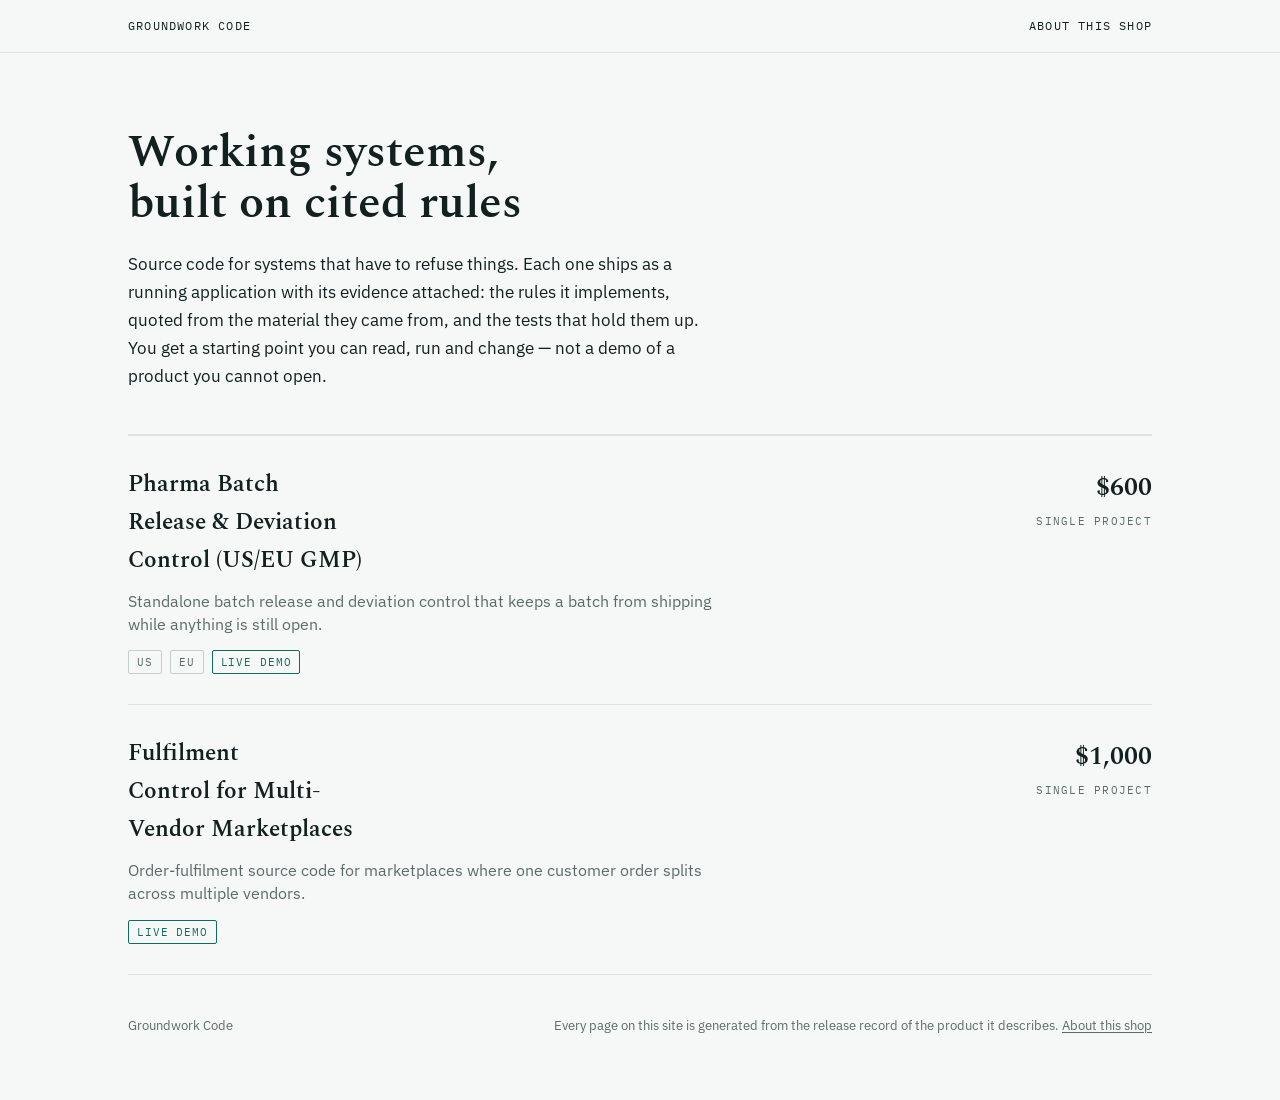
<file: index.html>
<!doctype html>
<html lang="en">
<head>
<meta charset="utf-8">
<meta name="viewport" content="width=device-width,initial-scale=1">
<title>Groundwork Code</title>
<meta name="description" content="Source code for systems that have to refuse things. Each one ships as a running application with its evidence attached: the rules it implements, quoted from the">
<link rel="preconnect" href="https://fonts.googleapis.com">
<link rel="preconnect" href="https://fonts.gstatic.com" crossorigin>
<link rel="stylesheet" href="https://fonts.googleapis.com/css2?family=IBM+Plex+Mono:wght@400;500&family=IBM+Plex+Sans:wght@400;500;600&family=Spectral:wght@500;600&display=swap">
<link rel="stylesheet" href="stijl.css">
</head>
<body>
<div class="bar"><div class="wrap">
  <a href="">Groundwork Code</a>
  <nav><a href="about/">About this shop</a></nav>
</div></div>

<div class="wrap"><header class="intro"><h1>Working systems, built on cited rules</h1><p>Source code for systems that have to refuse things. Each one ships as a running application with its evidence attached: the rules it implements, quoted from the material they came from, and the tests that hold them up. You get a starting point you can read, run and change — not a demo of a product you cannot open.</p></header>
<ul class="cards">
<li><a class="card" href="erp-pharma-food-regulated/"><div><h2>Pharma Batch Release &amp; Deviation Control (US/EU GMP)</h2><p class="promise">Standalone batch release and deviation control that keeps a batch from shipping while anything is still open.</p><div class="meta"><span class="tag">US</span><span class="tag">EU</span><span class="tag live">Live demo</span></div></div><div class="price">$600<small>Single project</small></div></a></li>
<li><a class="card" href="logistics-fulfillment-marketplace/"><div><h2>Fulfilment Control for Multi-Vendor Marketplaces</h2><p class="promise">Order-fulfilment source code for marketplaces where one customer order splits across multiple vendors.</p><div class="meta"><span class="tag live">Live demo</span></div></div><div class="price">$1,000<small>Single project</small></div></a></li>
</ul>
</div>
<footer><div class="wrap">
  <span>Groundwork Code</span>
  <span>Every page on this site is generated from the release record of the product it describes. <a href="about/">About this shop</a></span>
</div></footer>
</body>
</html>
</file>
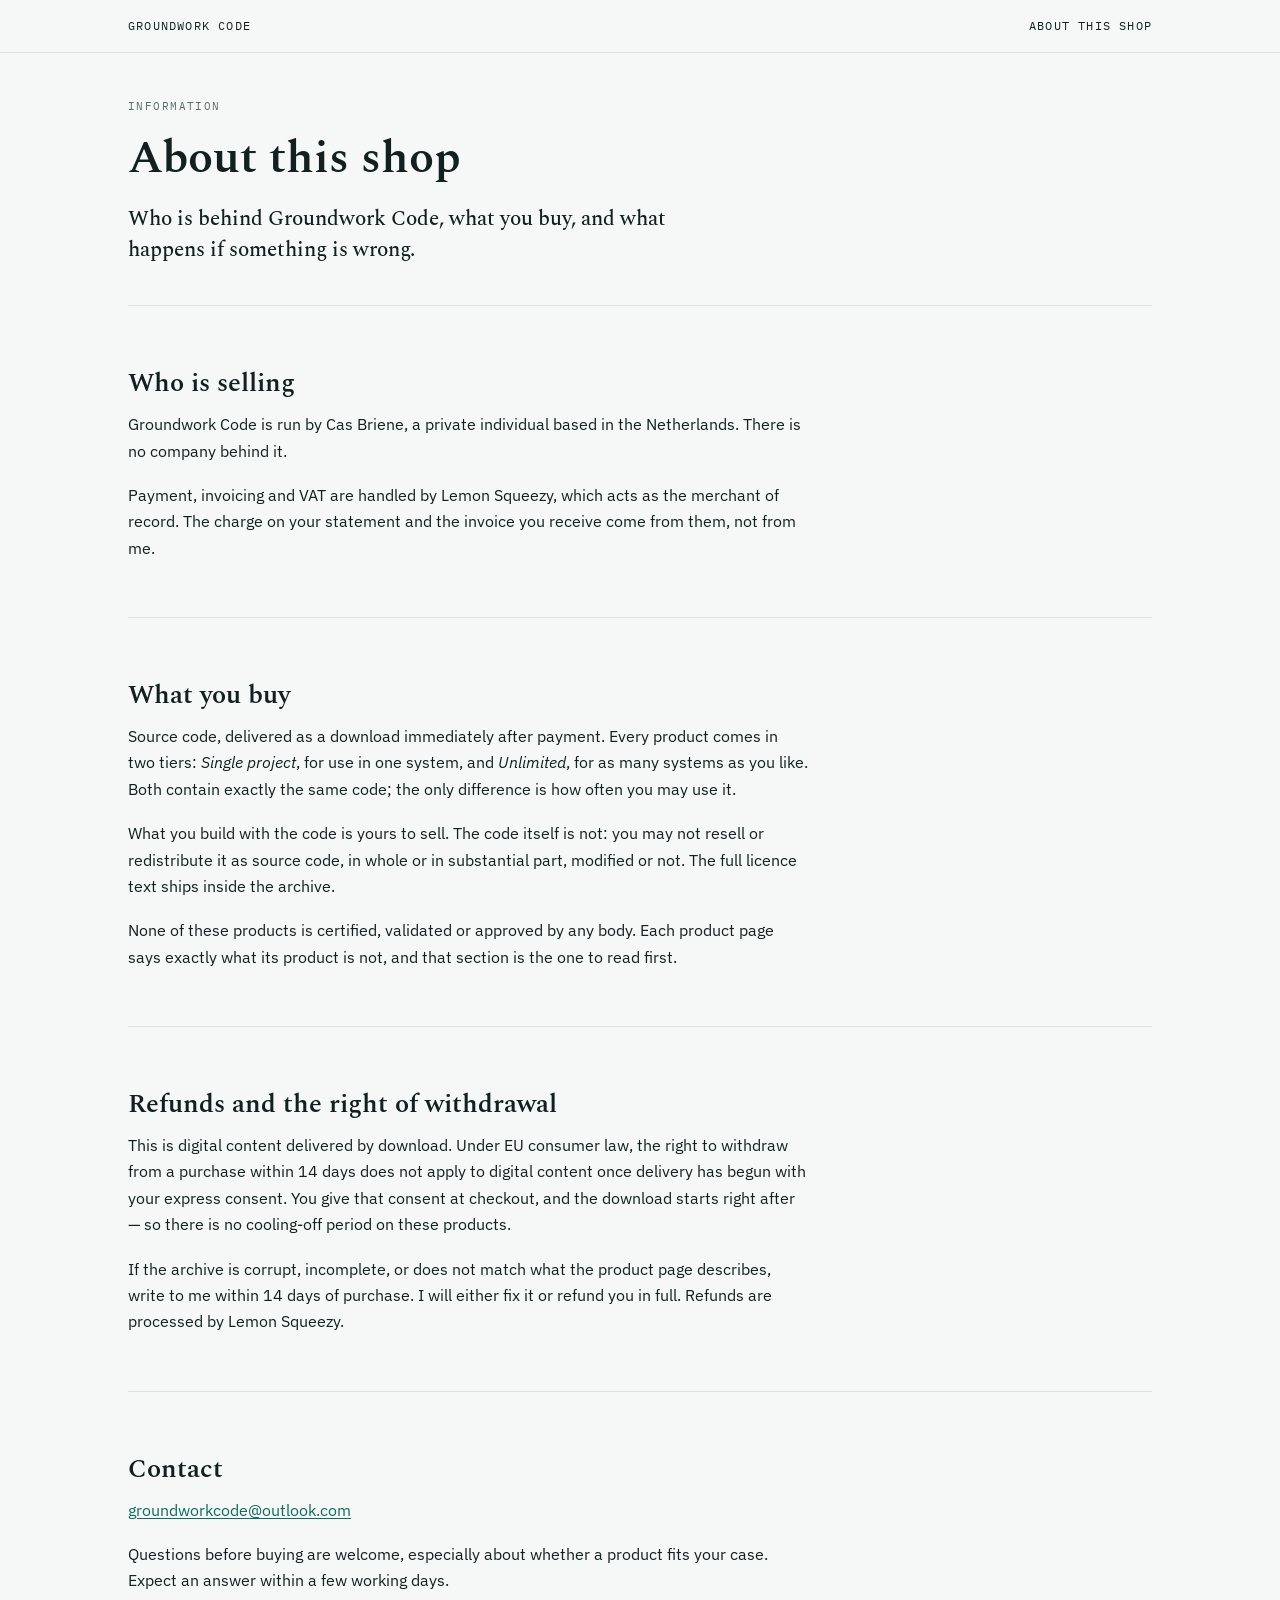
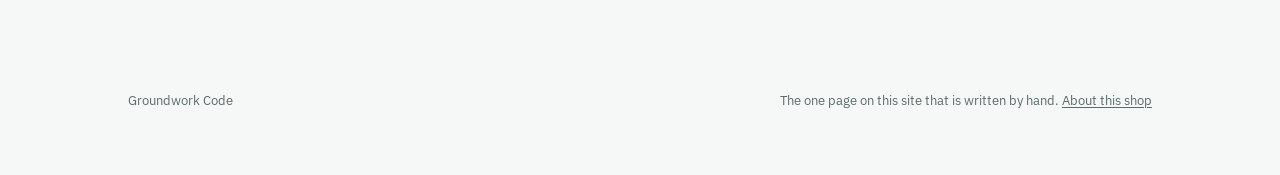
<file: about/index.html>
<!doctype html>
<html lang="en">
<head>
<meta charset="utf-8">
<meta name="viewport" content="width=device-width,initial-scale=1">
<title>About this shop — Groundwork Code</title>
<meta name="description" content="Who is behind Groundwork Code, what you buy, and what happens if something is wrong.">
<link rel="preconnect" href="https://fonts.googleapis.com">
<link rel="preconnect" href="https://fonts.gstatic.com" crossorigin>
<link rel="stylesheet" href="https://fonts.googleapis.com/css2?family=IBM+Plex+Mono:wght@400;500&family=IBM+Plex+Sans:wght@400;500;600&family=Spectral:wght@500;600&display=swap">
<link rel="stylesheet" href="../stijl.css">
</head>
<body>
<div class="bar"><div class="wrap">
  <a href="../">Groundwork Code</a>
  <nav><a href="../about/">About this shop</a></nav>
</div></div>

<div class="wrap"><header class="masthead plain">
<p class="eyebrow">Information</p>
<h1>About this shop</h1>
<p class="promise">Who is behind Groundwork Code, what you buy, and what happens if something is wrong.</p>
</header>
<section><h2>Who is selling</h2><div class="col"><p>Groundwork Code is run by Cas Briene, a private individual based in the Netherlands. There is no company behind it.</p><p>Payment, invoicing and VAT are handled by Lemon Squeezy, which acts as the merchant of record. The charge on your statement and the invoice you receive come from them, not from me.</p></div></section>
<section><h2>What you buy</h2><div class="col"><p>Source code, delivered as a download immediately after payment. Every product comes in two tiers: <em>Single project</em>, for use in one system, and <em>Unlimited</em>, for as many systems as you like. Both contain exactly the same code; the only difference is how often you may use it.</p><p>What you build with the code is yours to sell. The code itself is not: you may not resell or redistribute it as source code, in whole or in substantial part, modified or not. The full licence text ships inside the archive.</p><p>None of these products is certified, validated or approved by any body. Each product page says exactly what its product is not, and that section is the one to read first.</p></div></section>
<section><h2>Refunds and the right of withdrawal</h2><div class="col"><p>This is digital content delivered by download. Under EU consumer law, the right to withdraw from a purchase within 14 days does not apply to digital content once delivery has begun with your express consent. You give that consent at checkout, and the download starts right after — so there is no cooling-off period on these products.</p><p>If the archive is corrupt, incomplete, or does not match what the product page describes, write to me within 14 days of purchase. I will either fix it or refund you in full. Refunds are processed by Lemon Squeezy.</p></div></section>
<section><h2>Contact</h2><div class="col"><p><a href="mailto:groundworkcode@outlook.com">groundworkcode@outlook.com</a></p><p>Questions before buying are welcome, especially about whether a product fits your case. Expect an answer within a few working days.</p></div></section>
</div>
<footer><div class="wrap">
  <span>Groundwork Code</span>
  <span>The one page on this site that is written by hand. <a href="../about/">About this shop</a></span>
</div></footer>
</body>
</html>
</file>
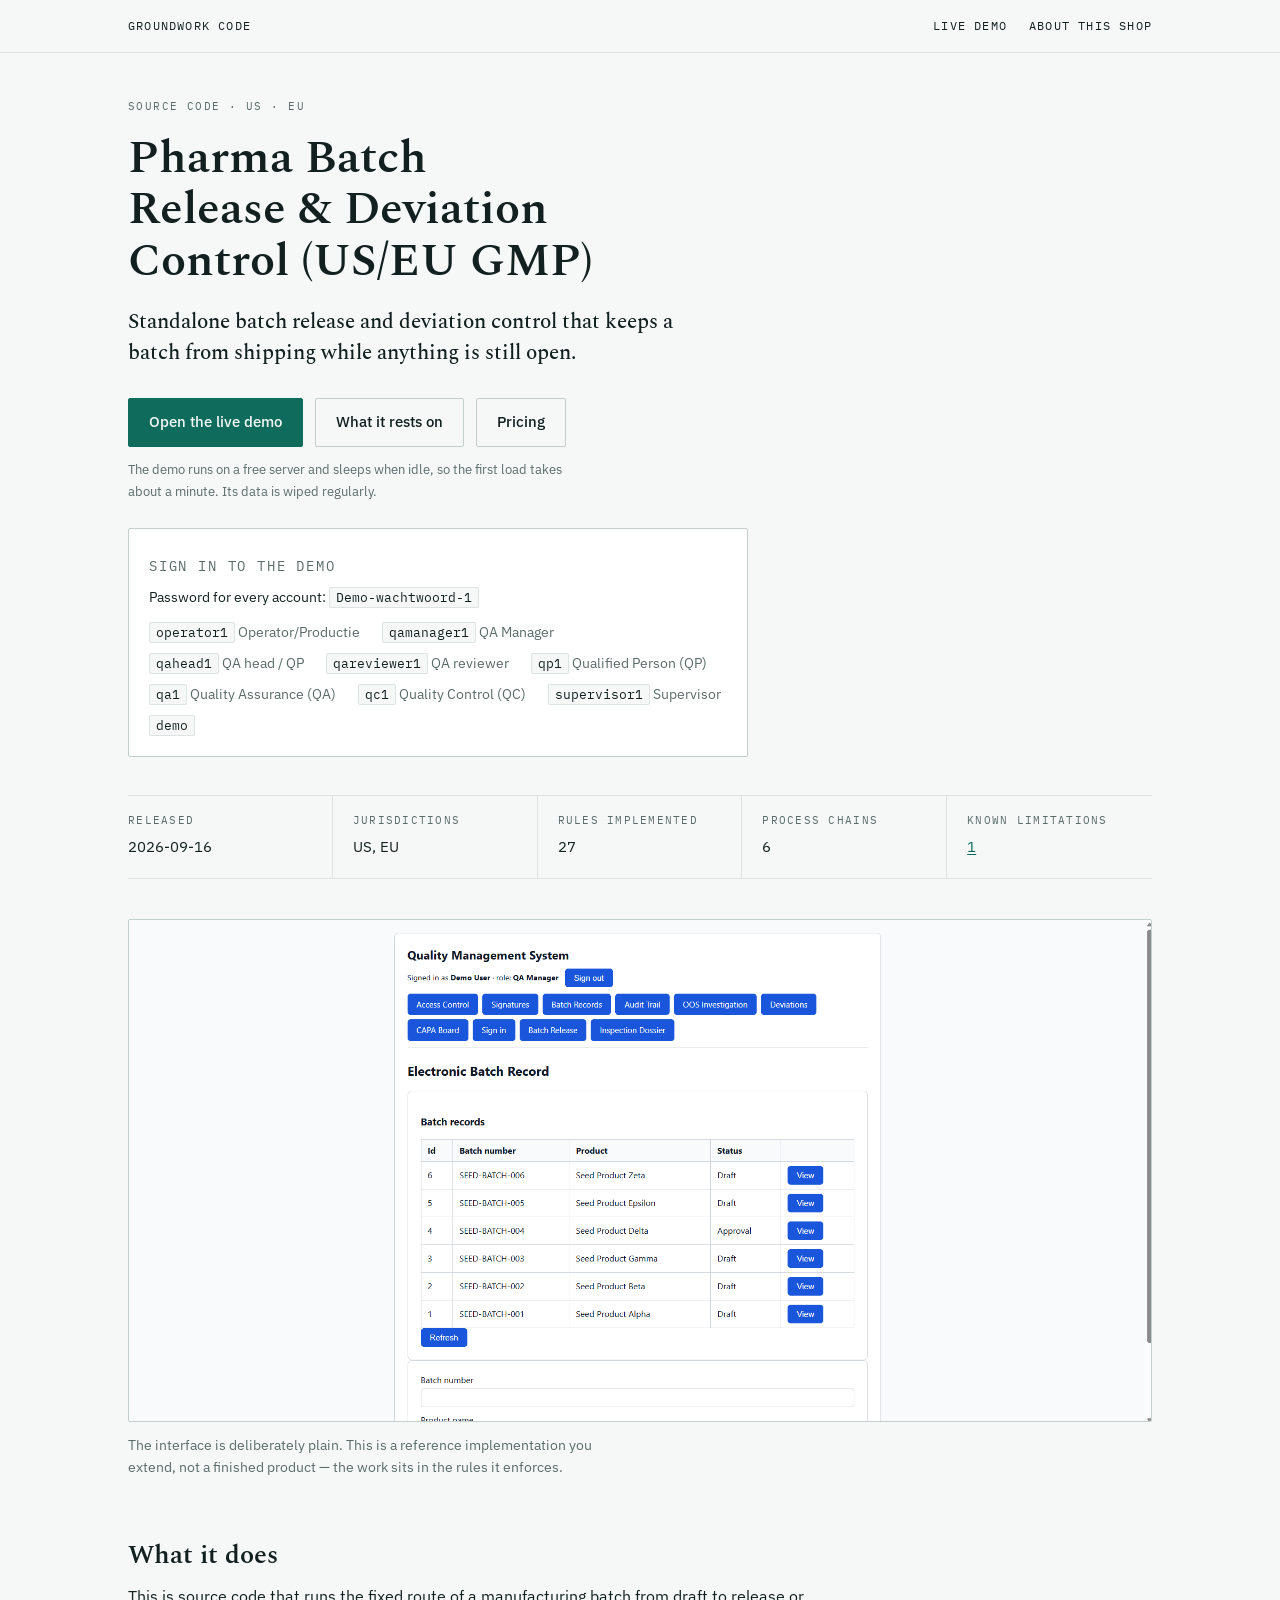
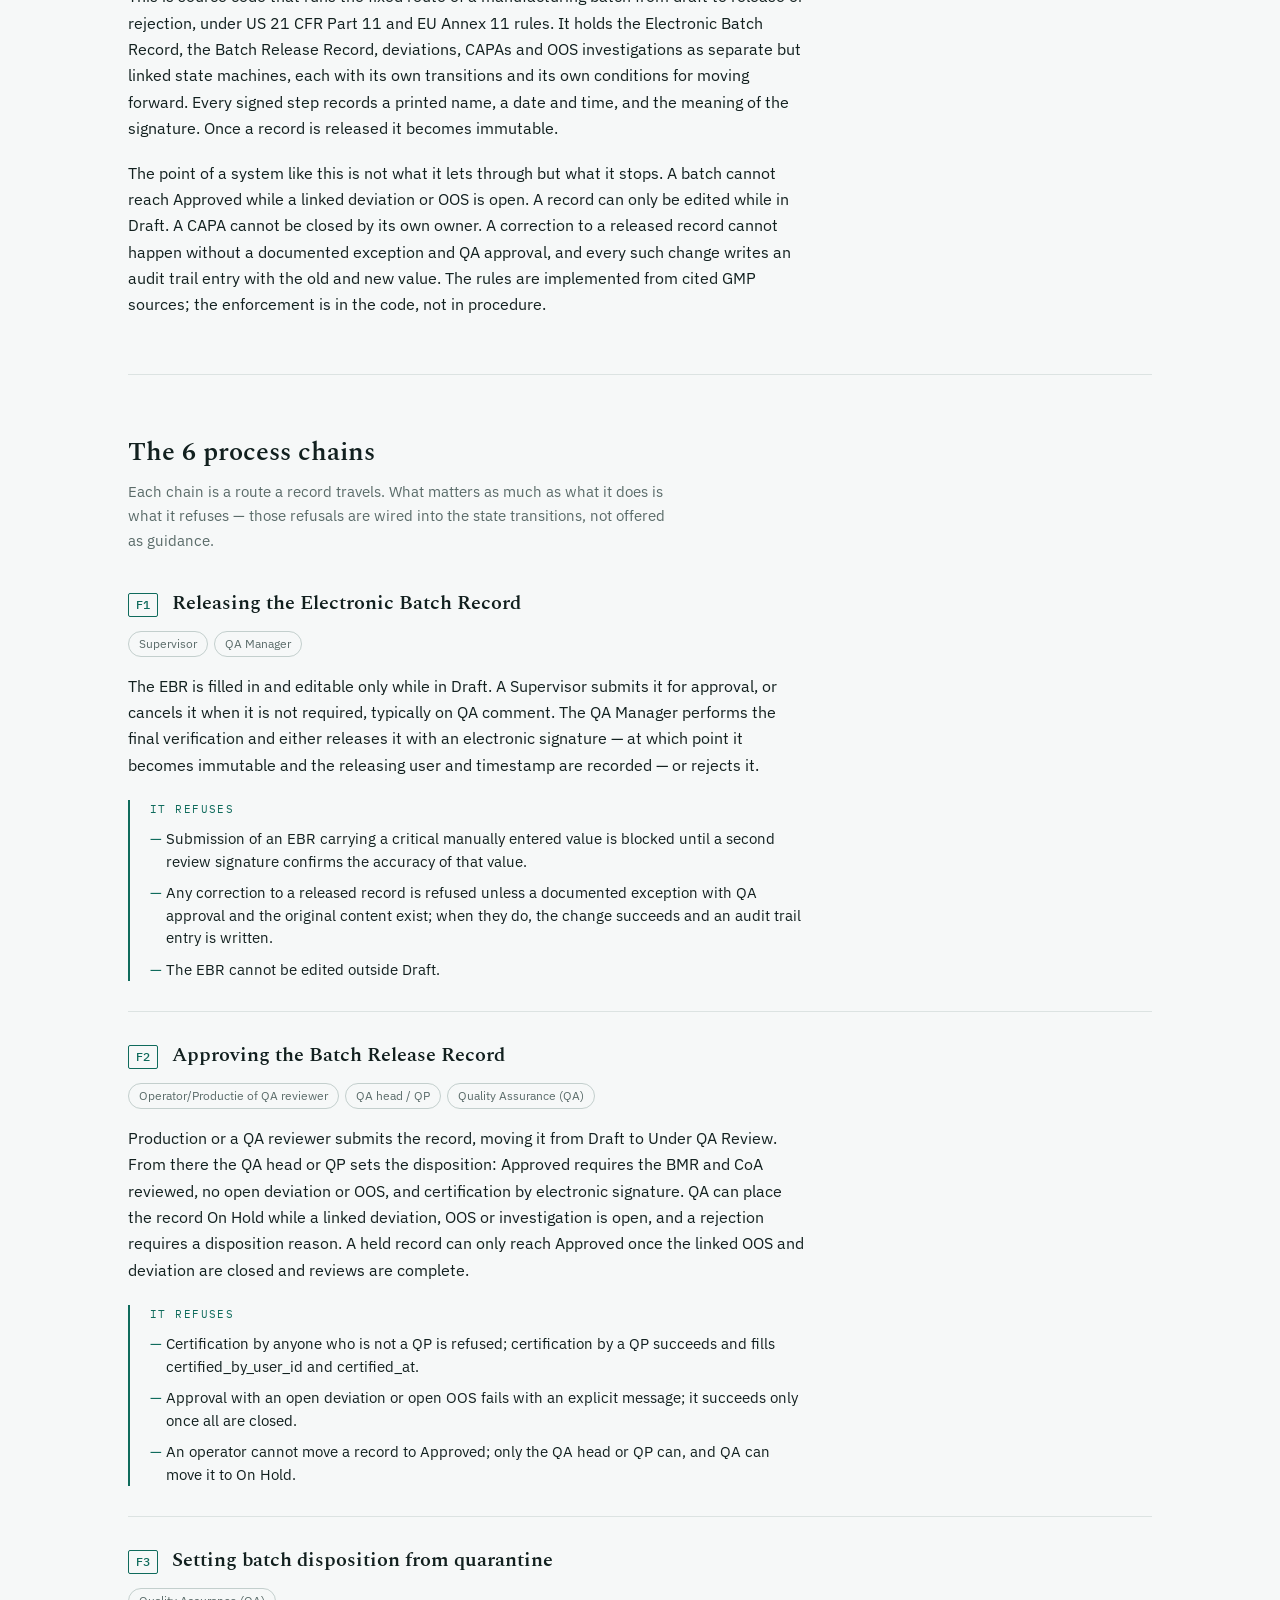
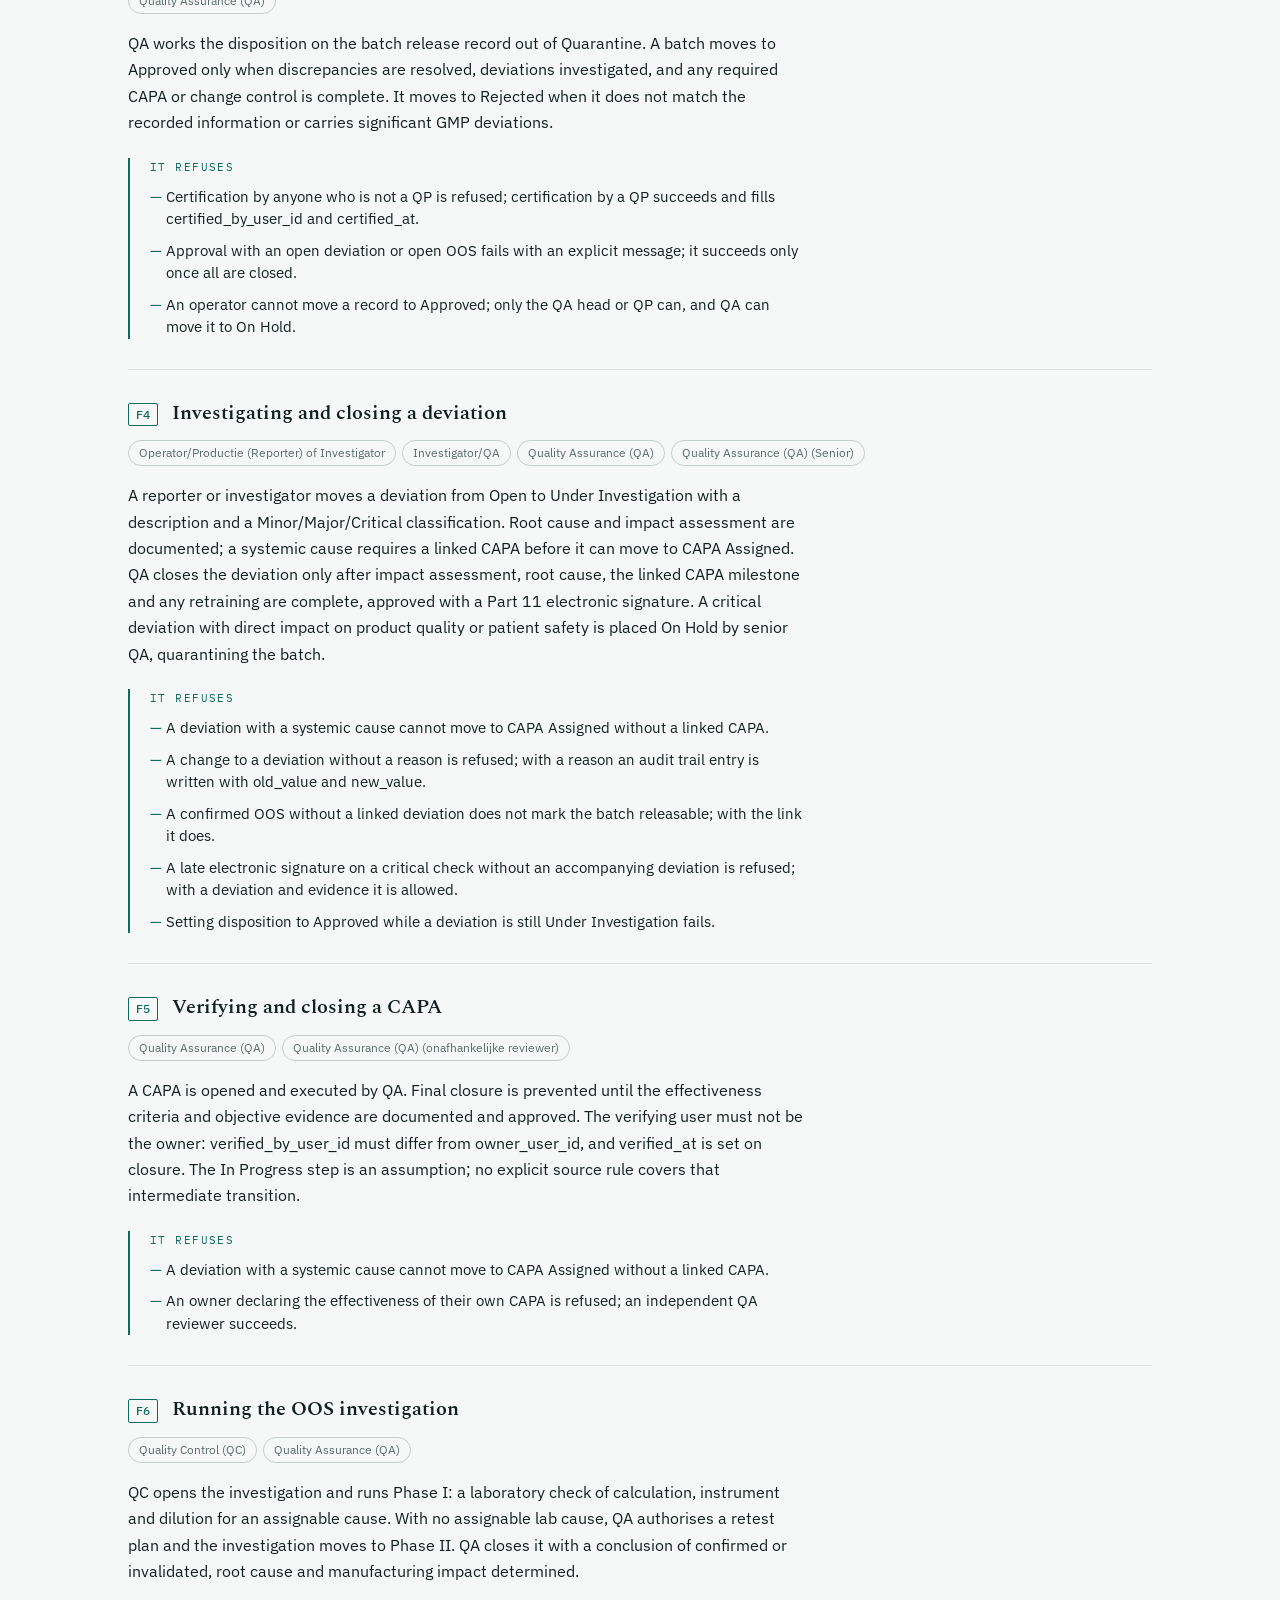
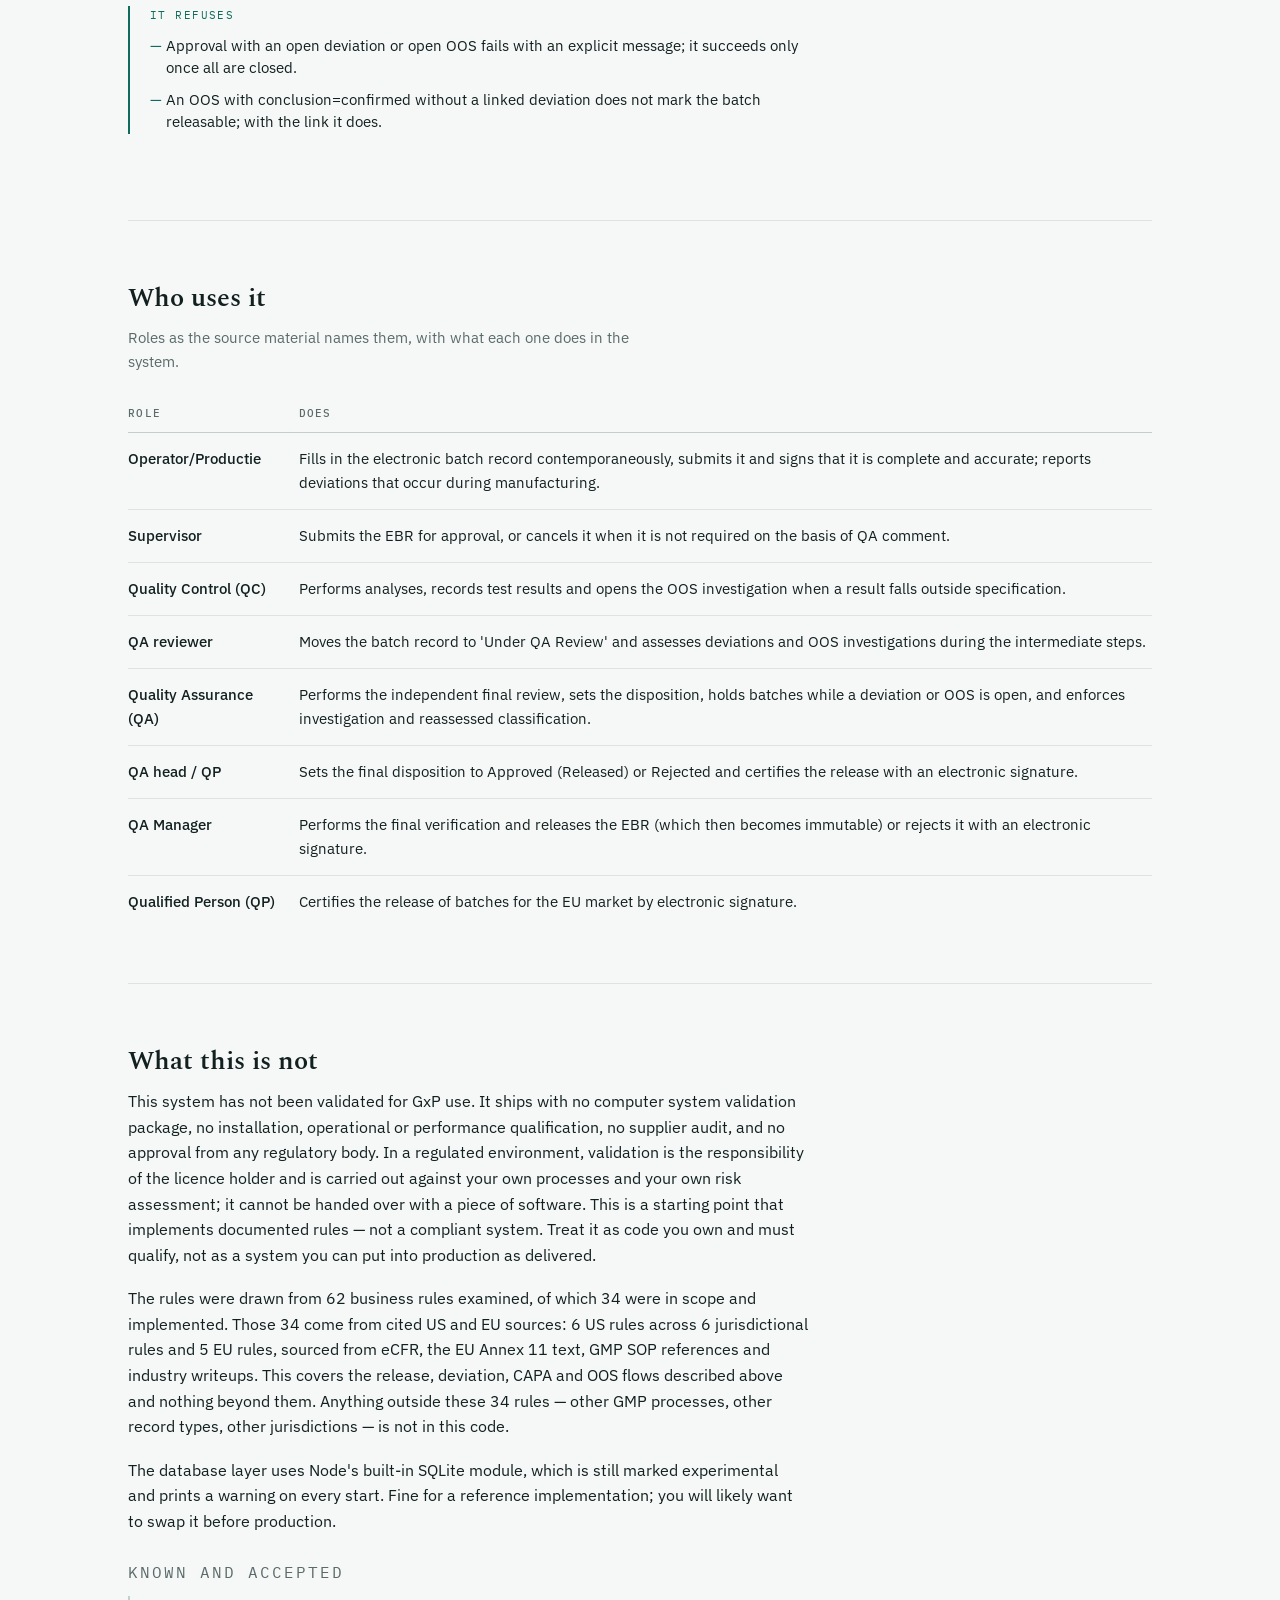
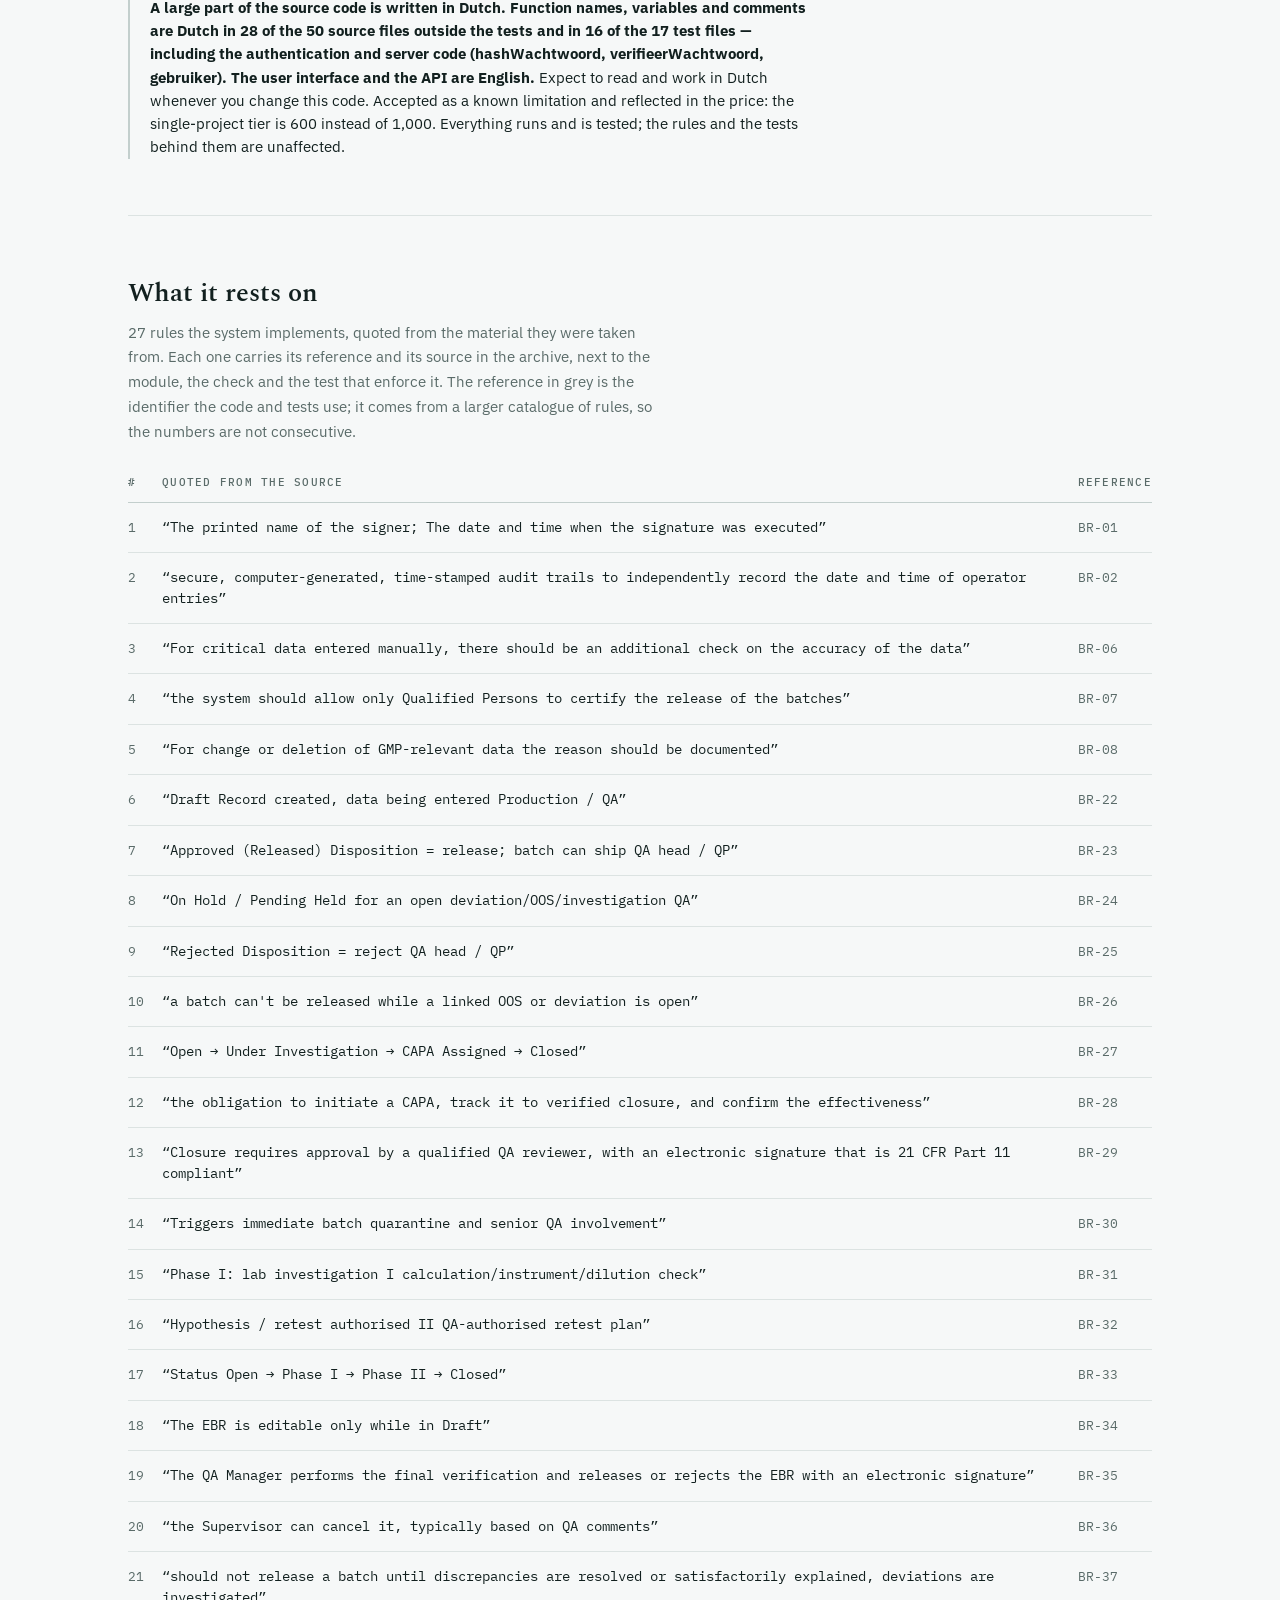
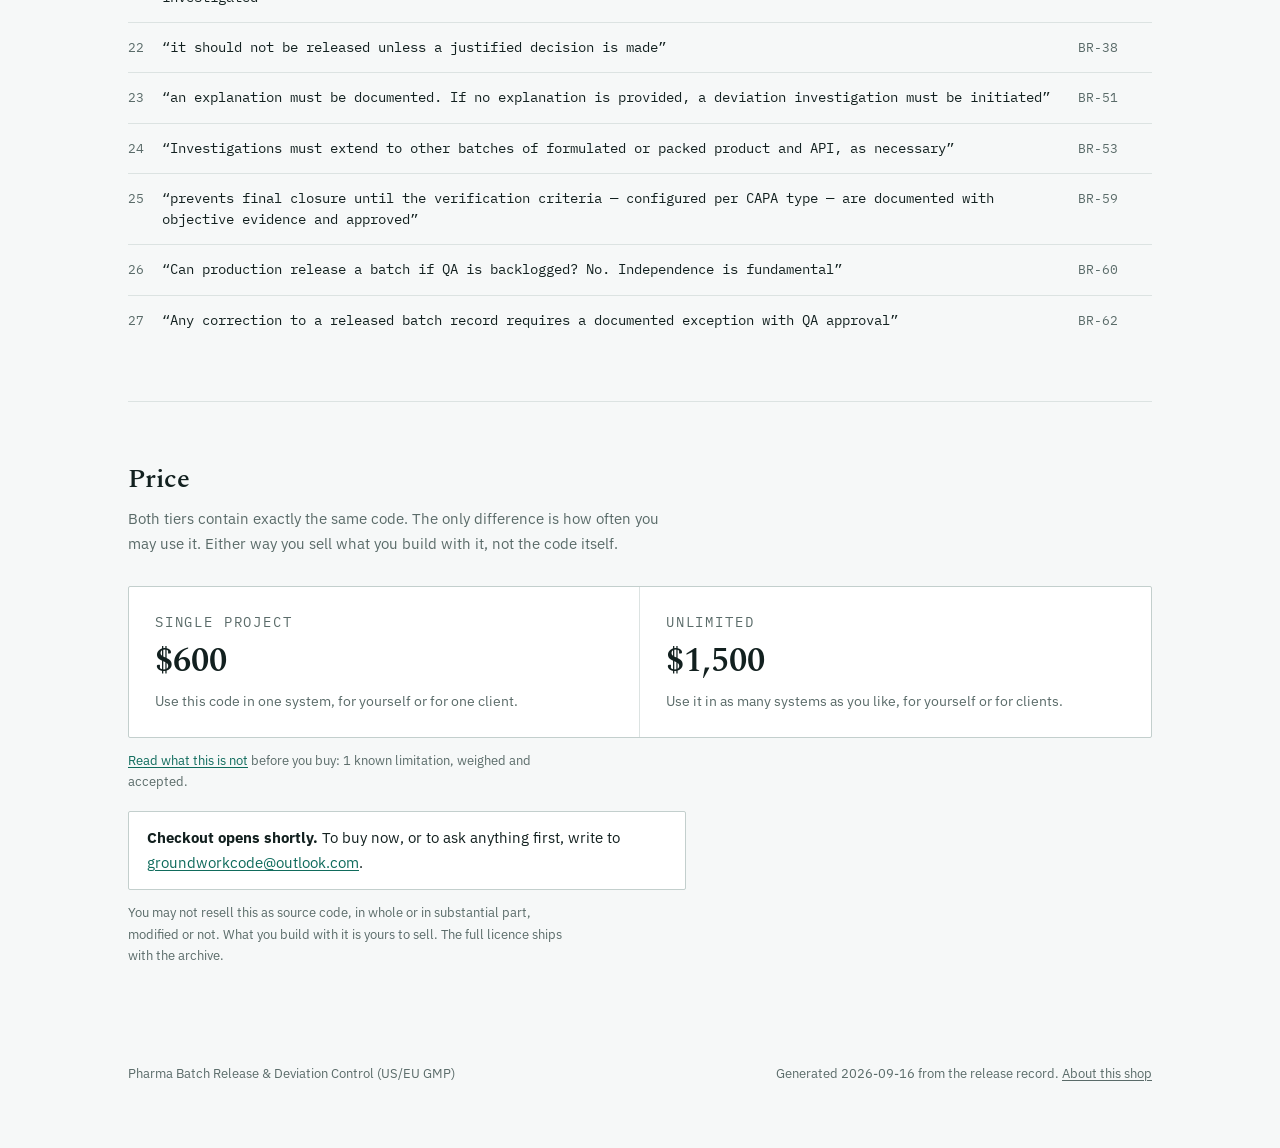
<file: erp-pharma-food-regulated/index.html>
<!doctype html>
<html lang="en">
<head>
<meta charset="utf-8">
<meta name="viewport" content="width=device-width,initial-scale=1">
<title>Pharma Batch Release &amp; Deviation Control (US/EU GMP)</title>
<meta name="description" content="Standalone batch release and deviation control that keeps a batch from shipping while anything is still open.">
<link rel="preconnect" href="https://fonts.googleapis.com">
<link rel="preconnect" href="https://fonts.gstatic.com" crossorigin>
<link rel="stylesheet" href="https://fonts.googleapis.com/css2?family=IBM+Plex+Mono:wght@400;500&family=IBM+Plex+Sans:wght@400;500;600&family=Spectral:wght@500;600&display=swap">
<link rel="stylesheet" href="../stijl.css">
</head>
<body>
<div class="bar"><div class="wrap">
  <a href="../">Groundwork Code</a>
  <nav><a href="https://pharma-batch-demo.onrender.com/" rel="noopener">Live demo</a><a href="../about/">About this shop</a></nav>
</div></div>

<div class="wrap"><header class="masthead">
<p class="eyebrow">Source code · US · EU</p>
<h1>Pharma Batch Release &amp; Deviation Control (US/EU GMP)</h1>
<p class="promise">Standalone batch release and deviation control that keeps a batch from shipping while anything is still open.</p>
<div class="actions"><a class="btn btn-primary" href="https://pharma-batch-demo.onrender.com/" rel="noopener" target="_blank">Open the live demo</a><a class="btn btn-ghost" href="#rests">What it rests on</a><a class="btn btn-ghost" href="#price">Pricing</a></div>
<p class="note">The demo runs on a free server and sleeps when idle, so the first load takes about a minute. Its data is wiped regularly.</p>
<div class="signin"><p class="eyebrow">Sign in to the demo</p><p>Password for every account: <code>Demo-wachtwoord-1</code></p><ul><li><code>operator1</code> <span>Operator/Productie</span></li><li><code>qamanager1</code> <span>QA Manager</span></li><li><code>qahead1</code> <span>QA head / QP</span></li><li><code>qareviewer1</code> <span>QA reviewer</span></li><li><code>qp1</code> <span>Qualified Person (QP)</span></li><li><code>qa1</code> <span>Quality Assurance (QA)</span></li><li><code>qc1</code> <span>Quality Control (QC)</span></li><li><code>supervisor1</code> <span>Supervisor</span></li><li><code>demo</code></li></ul></div>
<dl class="record"><div><dt>Released</dt><dd>2026-09-16</dd></div><div><dt>Jurisdictions</dt><dd>US, EU</dd></div><div><dt>Rules implemented</dt><dd>27</dd></div><div><dt>Process chains</dt><dd>6</dd></div><div><dt>Known limitations</dt><dd><a href="#limits">1</a></dd></div></dl></header>
<figure class="beeld"><img src="screenshots/product.png" alt="The application, signed in" loading="lazy"><figcaption>The interface is deliberately plain. This is a reference implementation you extend, not a finished product — the work sits in the rules it enforces.</figcaption></figure>
<section><h2>What it does</h2><div class="col">
<p>This is source code that runs the fixed route of a manufacturing batch from draft to release or rejection, under US 21 CFR Part 11 and EU Annex 11 rules. It holds the Electronic Batch Record, the Batch Release Record, deviations, CAPAs and OOS investigations as separate but linked state machines, each with its own transitions and its own conditions for moving forward. Every signed step records a printed name, a date and time, and the meaning of the signature. Once a record is released it becomes immutable.</p>
<p>The point of a system like this is not what it lets through but what it stops. A batch cannot reach Approved while a linked deviation or OOS is open. A record can only be edited while in Draft. A CAPA cannot be closed by its own owner. A correction to a released record cannot happen without a documented exception and QA approval, and every such change writes an audit trail entry with the old and new value. The rules are implemented from cited GMP sources; the enforcement is in the code, not in procedure.</p>
</div></section>
<section><h2>The 6 process chains</h2><p class="lede">Each chain is a route a record travels. What matters as much as what it does is what it refuses — those refusals are wired into the state transitions, not offered as guidance.</p>
<article class="flow"><div class="flow-head"><span class="fid">F1</span><h3>Releasing the Electronic Batch Record</h3></div>
<div class="roles"><span class="role">Supervisor</span><span class="role">QA Manager</span></div>
<p>The EBR is filled in and editable only while in Draft. A Supervisor submits it for approval, or cancels it when it is not required, typically on QA comment. The QA Manager performs the final verification and either releases it with an electronic signature — at which point it becomes immutable and the releasing user and timestamp are recorded — or rejects it.</p>
<div class="refuses"><p class="eyebrow">It refuses</p><ul><li>Submission of an EBR carrying a critical manually entered value is blocked until a second review signature confirms the accuracy of that value.</li><li>Any correction to a released record is refused unless a documented exception with QA approval and the original content exist; when they do, the change succeeds and an audit trail entry is written.</li><li>The EBR cannot be edited outside Draft.</li></ul></div>
</article>
<article class="flow"><div class="flow-head"><span class="fid">F2</span><h3>Approving the Batch Release Record</h3></div>
<div class="roles"><span class="role">Operator/Productie of QA reviewer</span><span class="role">QA head / QP</span><span class="role">Quality Assurance (QA)</span></div>
<p>Production or a QA reviewer submits the record, moving it from Draft to Under QA Review. From there the QA head or QP sets the disposition: Approved requires the BMR and CoA reviewed, no open deviation or OOS, and certification by electronic signature. QA can place the record On Hold while a linked deviation, OOS or investigation is open, and a rejection requires a disposition reason. A held record can only reach Approved once the linked OOS and deviation are closed and reviews are complete.</p>
<div class="refuses"><p class="eyebrow">It refuses</p><ul><li>Certification by anyone who is not a QP is refused; certification by a QP succeeds and fills certified_by_user_id and certified_at.</li><li>Approval with an open deviation or open OOS fails with an explicit message; it succeeds only once all are closed.</li><li>An operator cannot move a record to Approved; only the QA head or QP can, and QA can move it to On Hold.</li></ul></div>
</article>
<article class="flow"><div class="flow-head"><span class="fid">F3</span><h3>Setting batch disposition from quarantine</h3></div>
<div class="roles"><span class="role">Quality Assurance (QA)</span></div>
<p>QA works the disposition on the batch release record out of Quarantine. A batch moves to Approved only when discrepancies are resolved, deviations investigated, and any required CAPA or change control is complete. It moves to Rejected when it does not match the recorded information or carries significant GMP deviations.</p>
<div class="refuses"><p class="eyebrow">It refuses</p><ul><li>Certification by anyone who is not a QP is refused; certification by a QP succeeds and fills certified_by_user_id and certified_at.</li><li>Approval with an open deviation or open OOS fails with an explicit message; it succeeds only once all are closed.</li><li>An operator cannot move a record to Approved; only the QA head or QP can, and QA can move it to On Hold.</li></ul></div>
</article>
<article class="flow"><div class="flow-head"><span class="fid">F4</span><h3>Investigating and closing a deviation</h3></div>
<div class="roles"><span class="role">Operator/Productie (Reporter) of Investigator</span><span class="role">Investigator/QA</span><span class="role">Quality Assurance (QA)</span><span class="role">Quality Assurance (QA) (Senior)</span></div>
<p>A reporter or investigator moves a deviation from Open to Under Investigation with a description and a Minor/Major/Critical classification. Root cause and impact assessment are documented; a systemic cause requires a linked CAPA before it can move to CAPA Assigned. QA closes the deviation only after impact assessment, root cause, the linked CAPA milestone and any retraining are complete, approved with a Part 11 electronic signature. A critical deviation with direct impact on product quality or patient safety is placed On Hold by senior QA, quarantining the batch.</p>
<div class="refuses"><p class="eyebrow">It refuses</p><ul><li>A deviation with a systemic cause cannot move to CAPA Assigned without a linked CAPA.</li><li>A change to a deviation without a reason is refused; with a reason an audit trail entry is written with old_value and new_value.</li><li>A confirmed OOS without a linked deviation does not mark the batch releasable; with the link it does.</li><li>A late electronic signature on a critical check without an accompanying deviation is refused; with a deviation and evidence it is allowed.</li><li>Setting disposition to Approved while a deviation is still Under Investigation fails.</li></ul></div>
</article>
<article class="flow"><div class="flow-head"><span class="fid">F5</span><h3>Verifying and closing a CAPA</h3></div>
<div class="roles"><span class="role">Quality Assurance (QA)</span><span class="role">Quality Assurance (QA) (onafhankelijke reviewer)</span></div>
<p>A CAPA is opened and executed by QA. Final closure is prevented until the effectiveness criteria and objective evidence are documented and approved. The verifying user must not be the owner: verified_by_user_id must differ from owner_user_id, and verified_at is set on closure. The In Progress step is an assumption; no explicit source rule covers that intermediate transition.</p>
<div class="refuses"><p class="eyebrow">It refuses</p><ul><li>A deviation with a systemic cause cannot move to CAPA Assigned without a linked CAPA.</li><li>An owner declaring the effectiveness of their own CAPA is refused; an independent QA reviewer succeeds.</li></ul></div>
</article>
<article class="flow"><div class="flow-head"><span class="fid">F6</span><h3>Running the OOS investigation</h3></div>
<div class="roles"><span class="role">Quality Control (QC)</span><span class="role">Quality Assurance (QA)</span></div>
<p>QC opens the investigation and runs Phase I: a laboratory check of calculation, instrument and dilution for an assignable cause. With no assignable lab cause, QA authorises a retest plan and the investigation moves to Phase II. QA closes it with a conclusion of confirmed or invalidated, root cause and manufacturing impact determined.</p>
<div class="refuses"><p class="eyebrow">It refuses</p><ul><li>Approval with an open deviation or open OOS fails with an explicit message; it succeeds only once all are closed.</li><li>An OOS with conclusion=confirmed without a linked deviation does not mark the batch releasable; with the link it does.</li></ul></div>
</article>
</section>
<section><h2>Who uses it</h2><p class="lede">Roles as the source material names them, with what each one does in the system.</p><div class="scroll"><table><thead><tr><th>Role</th><th>Does</th></tr></thead><tbody>
<tr><td class="rolename">Operator/Productie</td><td>Fills in the electronic batch record contemporaneously, submits it and signs that it is complete and accurate; reports deviations that occur during manufacturing.</td></tr>
<tr><td class="rolename">Supervisor</td><td>Submits the EBR for approval, or cancels it when it is not required on the basis of QA comment.</td></tr>
<tr><td class="rolename">Quality Control (QC)</td><td>Performs analyses, records test results and opens the OOS investigation when a result falls outside specification.</td></tr>
<tr><td class="rolename">QA reviewer</td><td>Moves the batch record to &#x27;Under QA Review&#x27; and assesses deviations and OOS investigations during the intermediate steps.</td></tr>
<tr><td class="rolename">Quality Assurance (QA)</td><td>Performs the independent final review, sets the disposition, holds batches while a deviation or OOS is open, and enforces investigation and reassessed classification.</td></tr>
<tr><td class="rolename">QA head / QP</td><td>Sets the final disposition to Approved (Released) or Rejected and certifies the release with an electronic signature.</td></tr>
<tr><td class="rolename">QA Manager</td><td>Performs the final verification and releases the EBR (which then becomes immutable) or rejects it with an electronic signature.</td></tr>
<tr><td class="rolename">Qualified Person (QP)</td><td>Certifies the release of batches for the EU market by electronic signature.</td></tr>
</tbody></table></div></section>
<section id="limits"><h2>What this is not</h2><div class="limits">
<p>This system has not been validated for GxP use. It ships with no computer system validation package, no installation, operational or performance qualification, no supplier audit, and no approval from any regulatory body. In a regulated environment, validation is the responsibility of the licence holder and is carried out against your own processes and your own risk assessment; it cannot be handed over with a piece of software. This is a starting point that implements documented rules — not a compliant system. Treat it as code you own and must qualify, not as a system you can put into production as delivered.</p>
<p>The rules were drawn from 62 business rules examined, of which 34 were in scope and implemented. Those 34 come from cited US and EU sources: 6 US rules across 6 jurisdictional rules and 5 EU rules, sourced from eCFR, the EU Annex 11 text, GMP SOP references and industry writeups. This covers the release, deviation, CAPA and OOS flows described above and nothing beyond them. Anything outside these 34 rules — other GMP processes, other record types, other jurisdictions — is not in this code.</p>
<p>The database layer uses Node&#x27;s built-in SQLite module, which is still marked experimental and prints a warning on every start. Fine for a reference implementation; you will likely want to swap it before production.</p>
<p class="eyebrow">Known and accepted</p><ul class="accepted">
<li><strong>A large part of the source code is written in Dutch. Function names, variables and comments are Dutch in 28 of the 50 source files outside the tests and in 16 of the 17 test files — including the authentication and server code (hashWachtwoord, verifieerWachtwoord, gebruiker). The user interface and the API are English.</strong> Expect to read and work in Dutch whenever you change this code. Accepted as a known limitation and reflected in the price: the single-project tier is 600 instead of 1,000. Everything runs and is tested; the rules and the tests behind them are unaffected.</li>
</ul>
</div></section>
<section id="rests"><h2>What it rests on</h2><p class="lede">27 rules the system implements, quoted from the material they were taken from. Each one carries its reference and its source in the archive, next to the module, the check and the test that enforce it. The reference in grey is the identifier the code and tests use; it comes from a larger catalogue of rules, so the numbers are not consecutive.</p><div class="scroll"><table><thead><tr><th>#</th><th>Quoted from the source</th><th>Reference</th></tr></thead><tbody>
<tr><td class="rid">1</td><td class="quote">“The printed name of the signer; The date and time when the signature was executed”</td><td class="rid">BR-01</td></tr>
<tr><td class="rid">2</td><td class="quote">“secure, computer-generated, time-stamped audit trails to independently record the date and time of operator entries”</td><td class="rid">BR-02</td></tr>
<tr><td class="rid">3</td><td class="quote">“For critical data entered manually, there should be an additional check on the accuracy of the data”</td><td class="rid">BR-06</td></tr>
<tr><td class="rid">4</td><td class="quote">“the system should allow only Qualified Persons to certify the release of the batches”</td><td class="rid">BR-07</td></tr>
<tr><td class="rid">5</td><td class="quote">“For change or deletion of GMP-relevant data the reason should be documented”</td><td class="rid">BR-08</td></tr>
<tr><td class="rid">6</td><td class="quote">“Draft Record created, data being entered Production / QA”</td><td class="rid">BR-22</td></tr>
<tr><td class="rid">7</td><td class="quote">“Approved (Released) Disposition = release; batch can ship QA head / QP”</td><td class="rid">BR-23</td></tr>
<tr><td class="rid">8</td><td class="quote">“On Hold / Pending Held for an open deviation/OOS/investigation QA”</td><td class="rid">BR-24</td></tr>
<tr><td class="rid">9</td><td class="quote">“Rejected Disposition = reject QA head / QP”</td><td class="rid">BR-25</td></tr>
<tr><td class="rid">10</td><td class="quote">“a batch can&#x27;t be released while a linked OOS or deviation is open”</td><td class="rid">BR-26</td></tr>
<tr><td class="rid">11</td><td class="quote">“Open → Under Investigation → CAPA Assigned → Closed”</td><td class="rid">BR-27</td></tr>
<tr><td class="rid">12</td><td class="quote">“the obligation to initiate a CAPA, track it to verified closure, and confirm the effectiveness”</td><td class="rid">BR-28</td></tr>
<tr><td class="rid">13</td><td class="quote">“Closure requires approval by a qualified QA reviewer, with an electronic signature that is 21 CFR Part 11 compliant”</td><td class="rid">BR-29</td></tr>
<tr><td class="rid">14</td><td class="quote">“Triggers immediate batch quarantine and senior QA involvement”</td><td class="rid">BR-30</td></tr>
<tr><td class="rid">15</td><td class="quote">“Phase I: lab investigation I calculation/instrument/dilution check”</td><td class="rid">BR-31</td></tr>
<tr><td class="rid">16</td><td class="quote">“Hypothesis / retest authorised II QA-authorised retest plan”</td><td class="rid">BR-32</td></tr>
<tr><td class="rid">17</td><td class="quote">“Status Open → Phase I → Phase II → Closed”</td><td class="rid">BR-33</td></tr>
<tr><td class="rid">18</td><td class="quote">“The EBR is editable only while in Draft”</td><td class="rid">BR-34</td></tr>
<tr><td class="rid">19</td><td class="quote">“The QA Manager performs the final verification and releases or rejects the EBR with an electronic signature”</td><td class="rid">BR-35</td></tr>
<tr><td class="rid">20</td><td class="quote">“the Supervisor can cancel it, typically based on QA comments”</td><td class="rid">BR-36</td></tr>
<tr><td class="rid">21</td><td class="quote">“should not release a batch until discrepancies are resolved or satisfactorily explained, deviations are investigated”</td><td class="rid">BR-37</td></tr>
<tr><td class="rid">22</td><td class="quote">“it should not be released unless a justified decision is made”</td><td class="rid">BR-38</td></tr>
<tr><td class="rid">23</td><td class="quote">“an explanation must be documented. If no explanation is provided, a deviation investigation must be initiated”</td><td class="rid">BR-51</td></tr>
<tr><td class="rid">24</td><td class="quote">“Investigations must extend to other batches of formulated or packed product and API, as necessary”</td><td class="rid">BR-53</td></tr>
<tr><td class="rid">25</td><td class="quote">“prevents final closure until the verification criteria — configured per CAPA type — are documented with objective evidence and approved”</td><td class="rid">BR-59</td></tr>
<tr><td class="rid">26</td><td class="quote">“Can production release a batch if QA is backlogged? No. Independence is fundamental”</td><td class="rid">BR-60</td></tr>
<tr><td class="rid">27</td><td class="quote">“Any correction to a released batch record requires a documented exception with QA approval”</td><td class="rid">BR-62</td></tr>
</tbody></table></div>
</section>
<section id="price"><h2>Price</h2><p class="lede">Both tiers contain exactly the same code. The only difference is how often you may use it. Either way you sell what you build with it, not the code itself.</p><div class="tiers">
<div class="tier"><p class="eyebrow">Single project</p><div class="amount">$600</div><p>Use this code in one system, for yourself or for one client.</p></div>
<div class="tier"><p class="eyebrow">Unlimited</p><div class="amount">$1,500</div><p>Use it in as many systems as you like, for yourself or for clients.</p></div>
</div>
<p class="note"><a href="#limits">Read what this is not</a> before you buy: 1 known limitation, weighed and accepted.</p>
<p class="shortly"><strong>Checkout opens shortly.</strong> To buy now, or to ask anything first, write to <a href="mailto:groundworkcode@outlook.com">groundworkcode@outlook.com</a>.</p>
<p class="note">You may not resell this as source code, in whole or in substantial part, modified or not. What you build with it is yours to sell. The full licence ships with the archive.</p></section>
</div>
<footer><div class="wrap">
  <span>Pharma Batch Release &amp; Deviation Control (US/EU GMP)</span>
  <span>Generated 2026-09-16 from the release record. <a href="../about/">About this shop</a></span>
</div></footer>
</body>
</html>
</file>
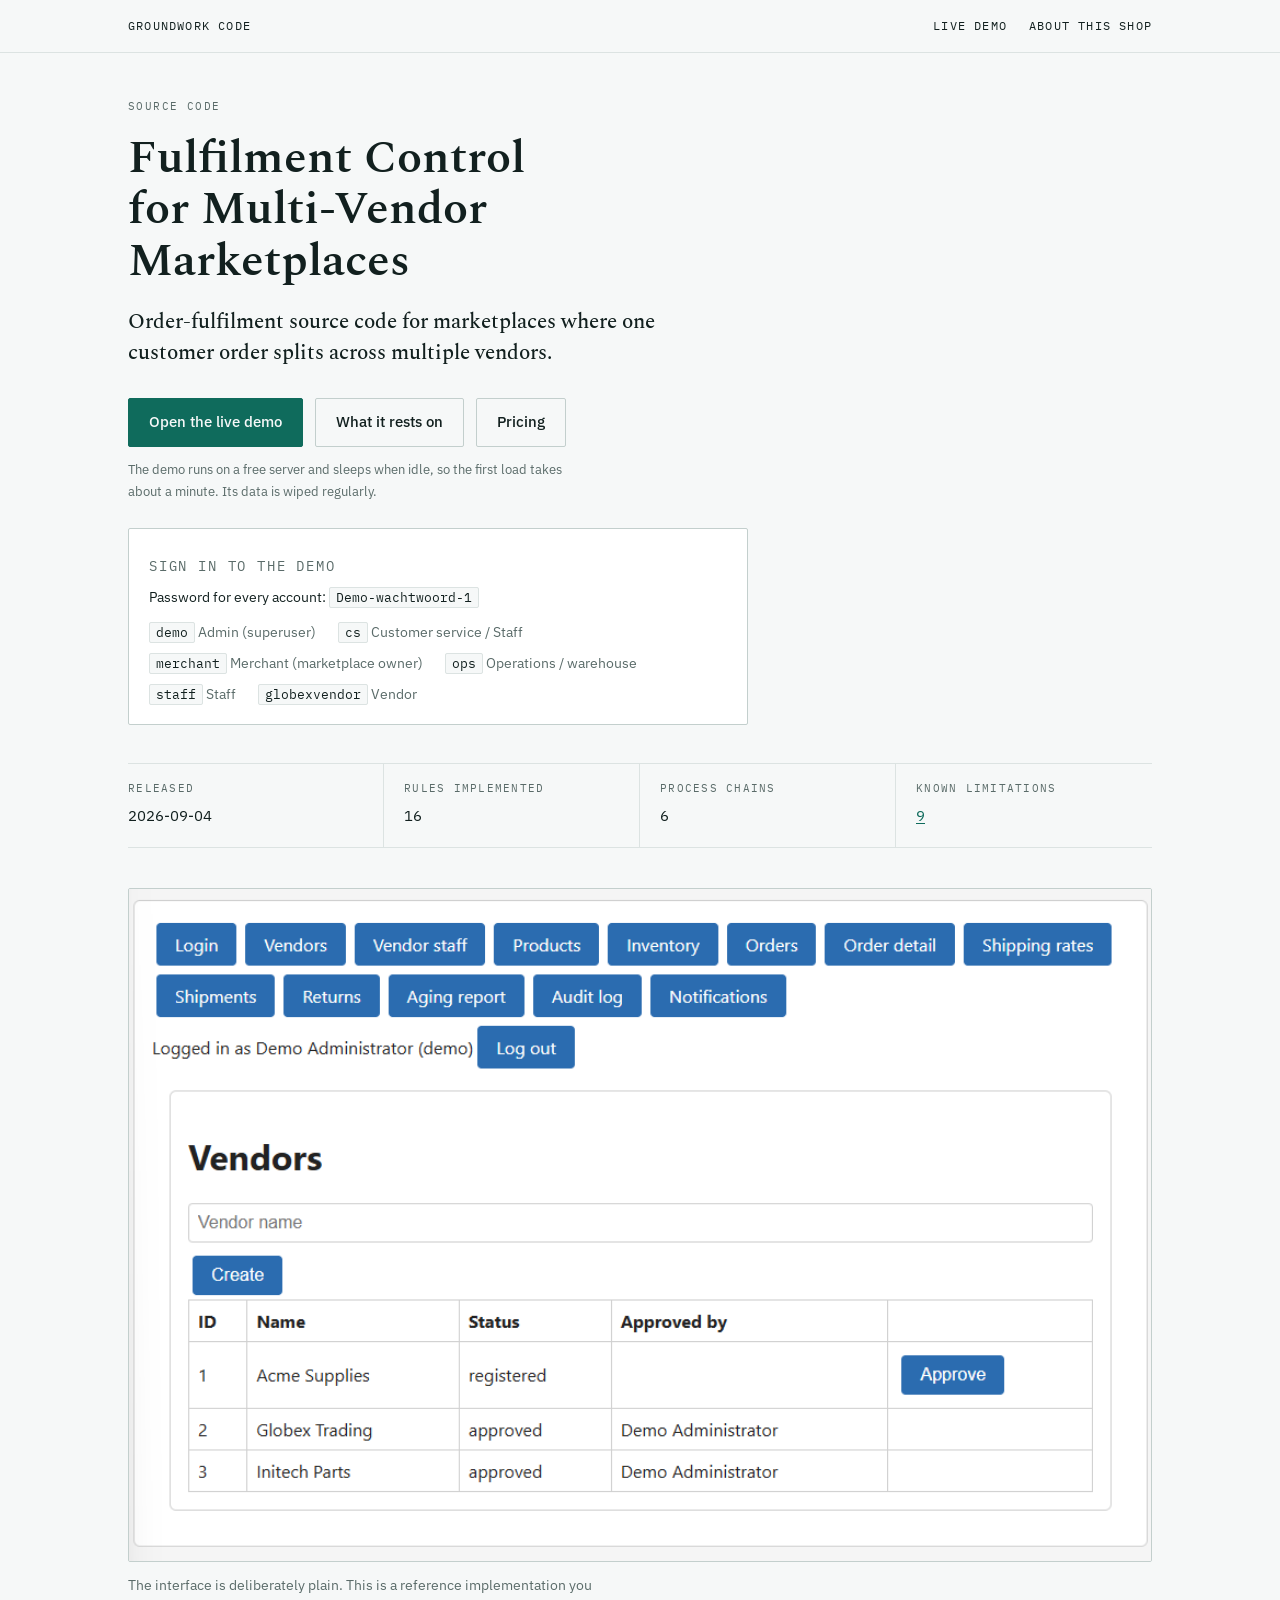
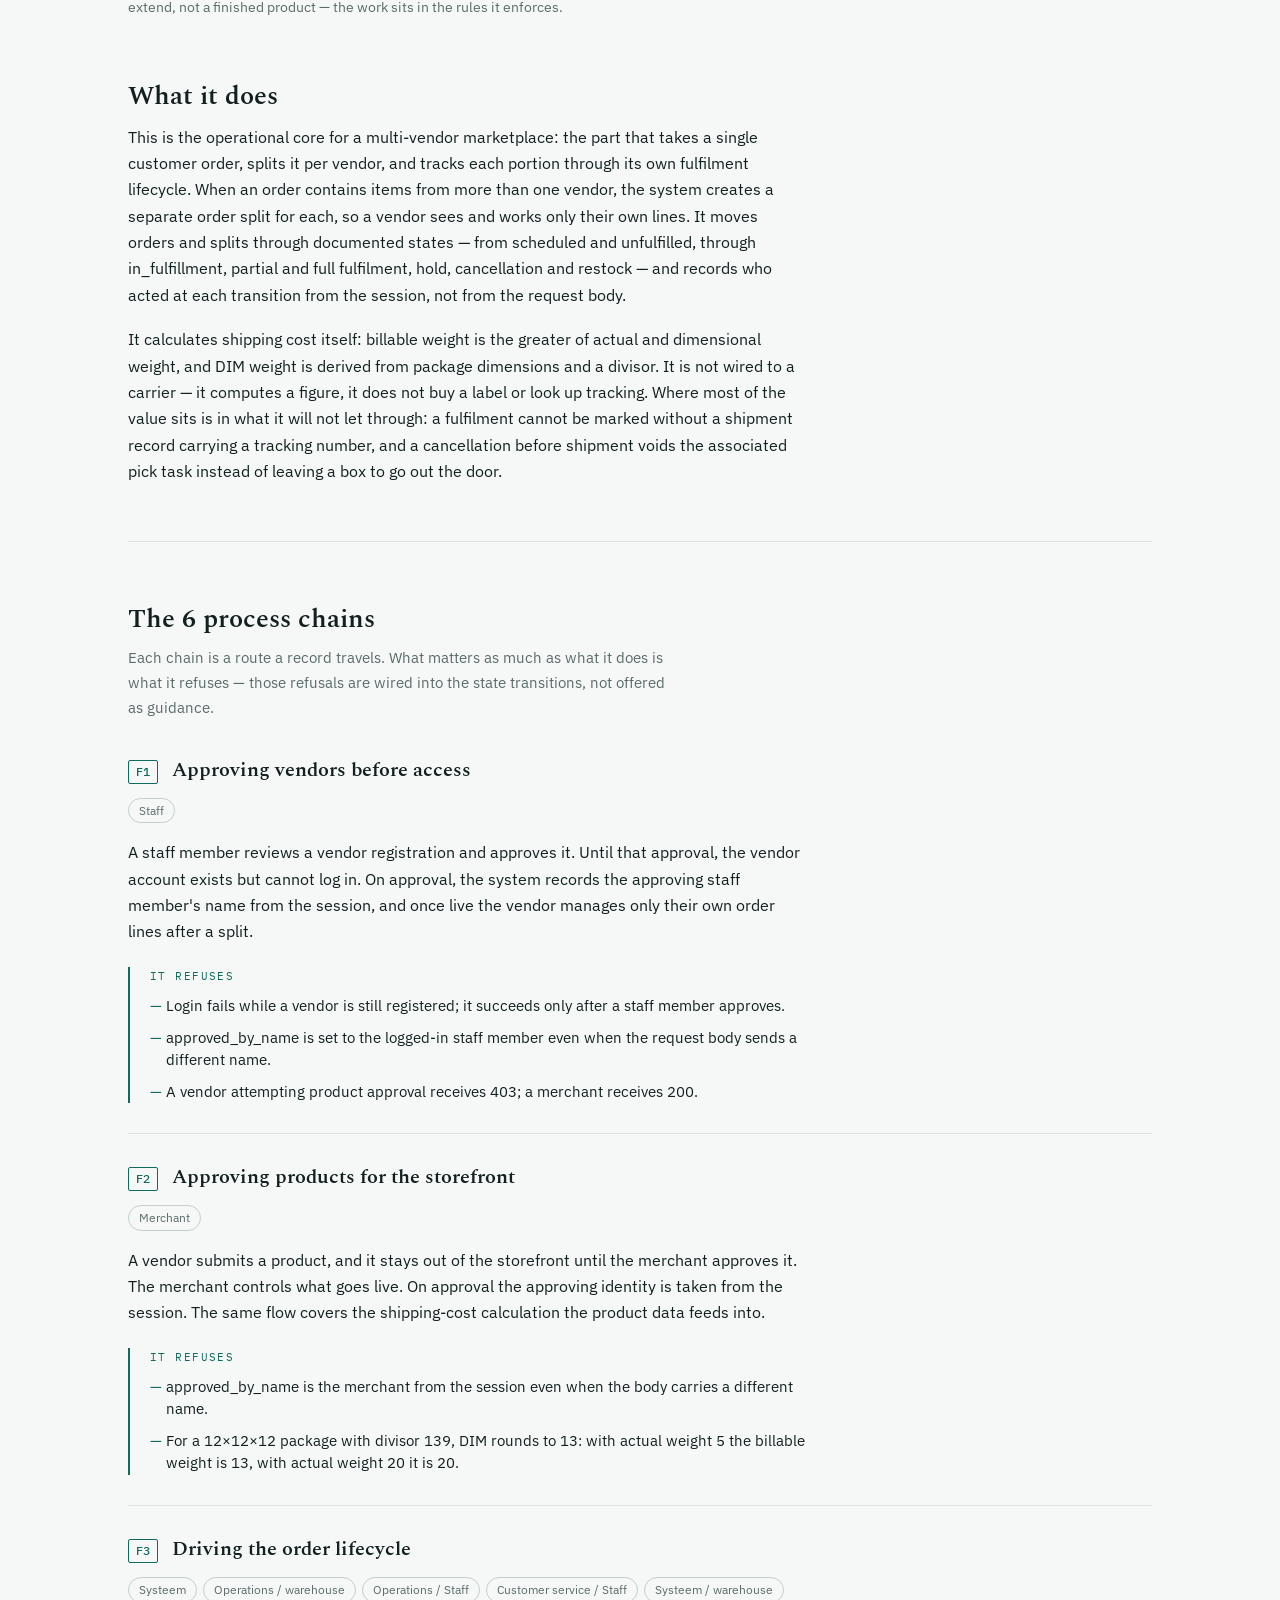
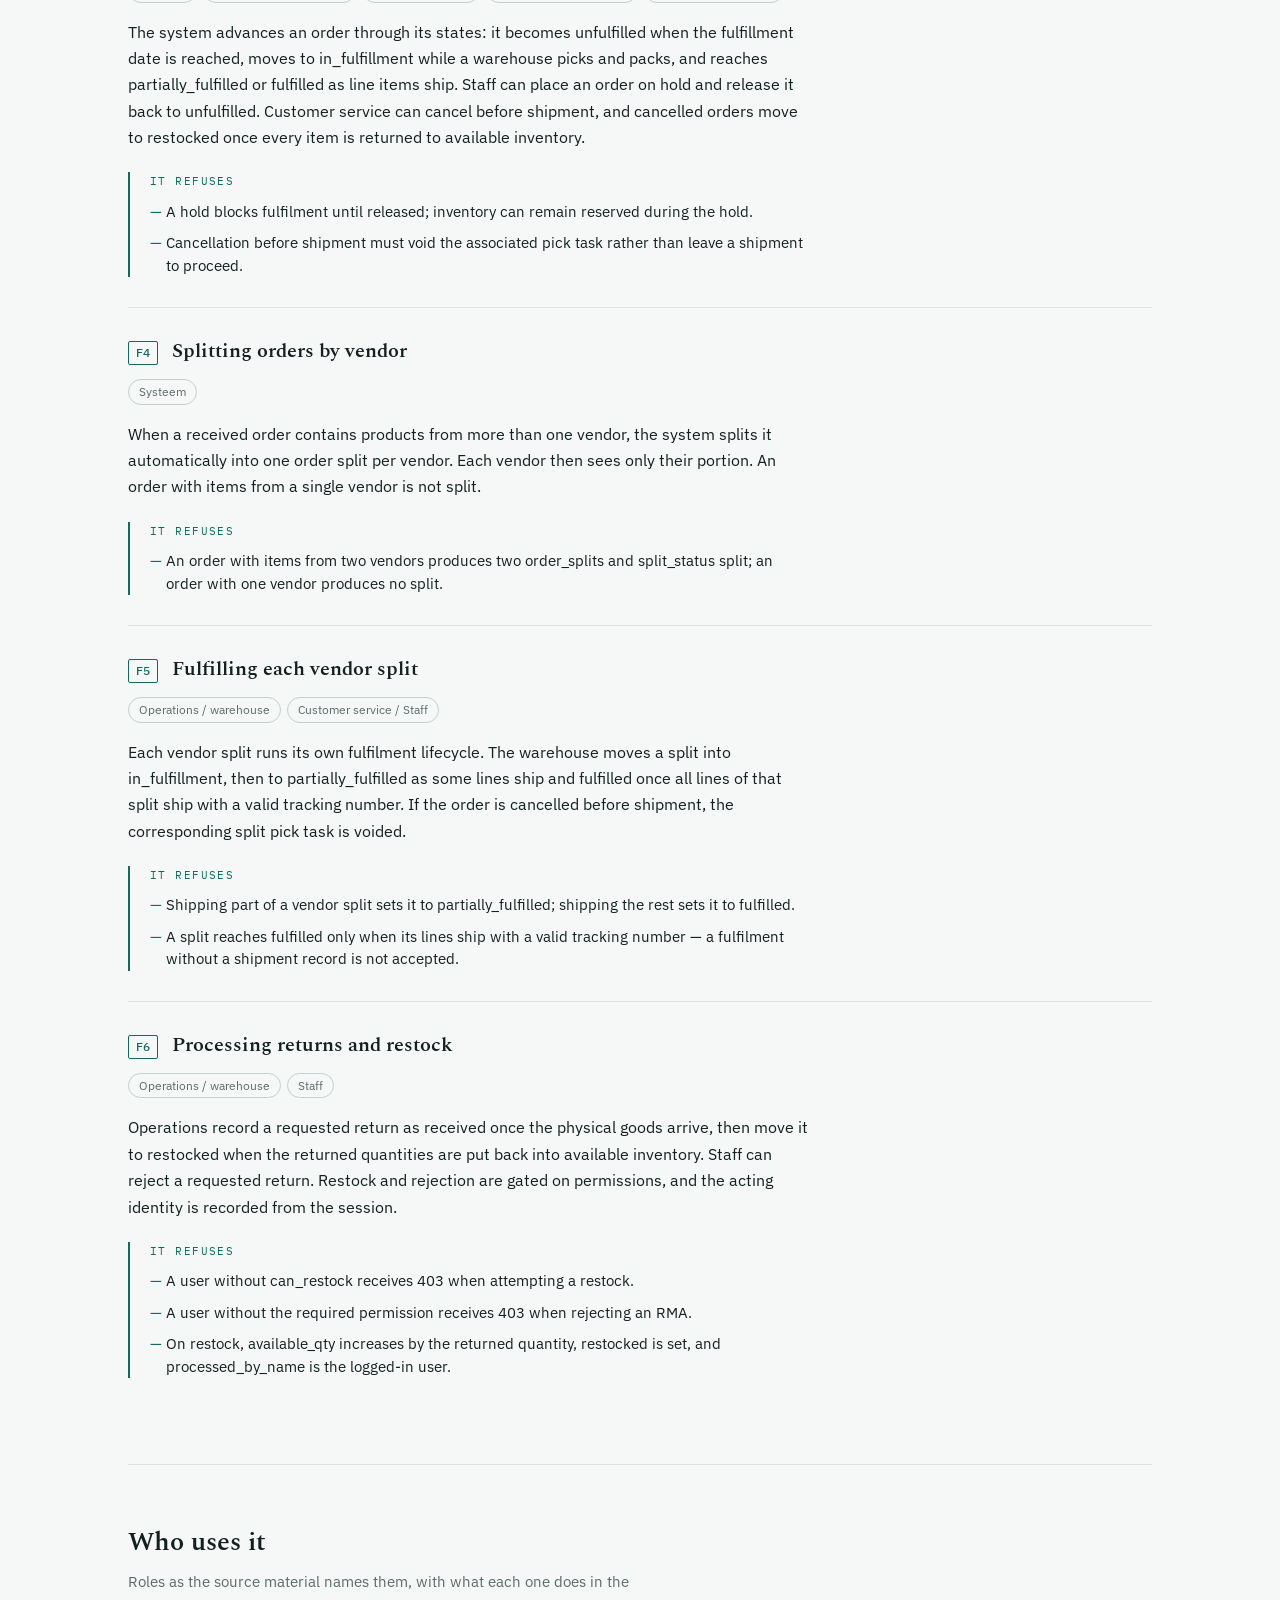
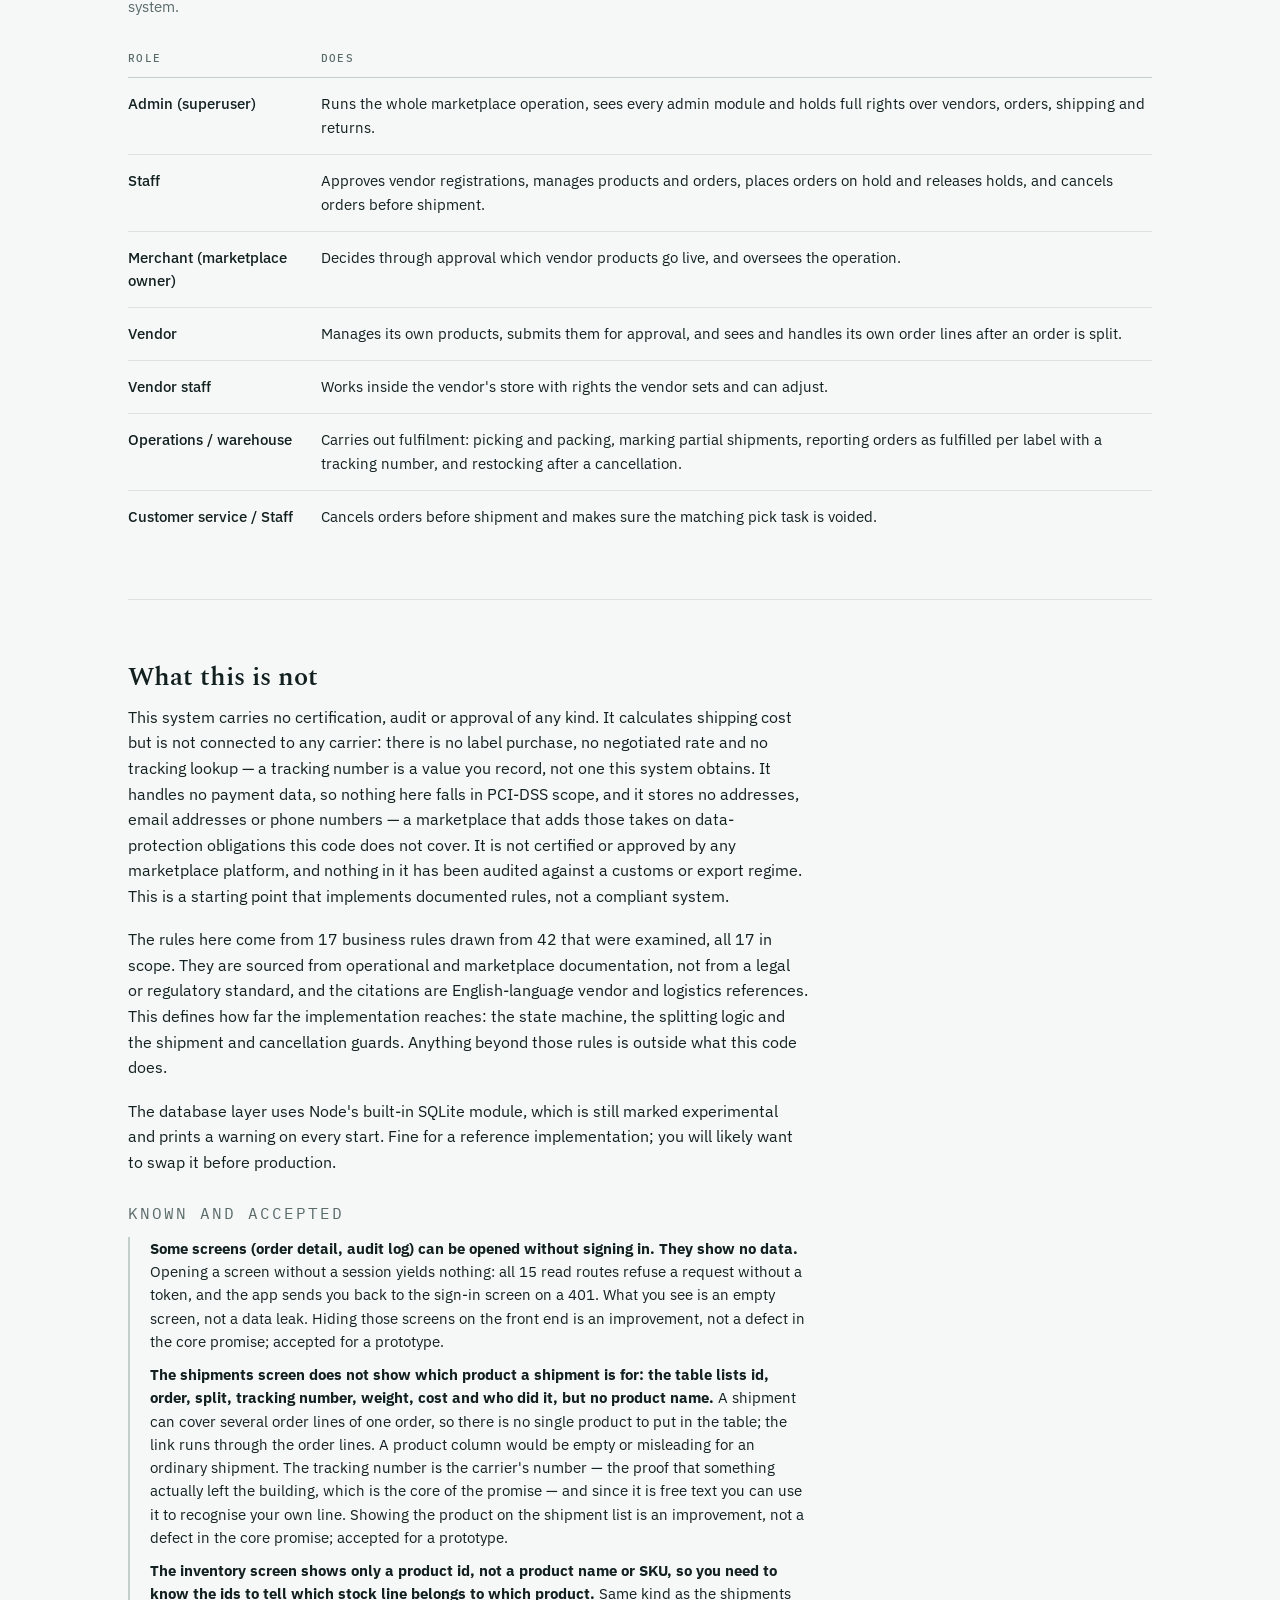
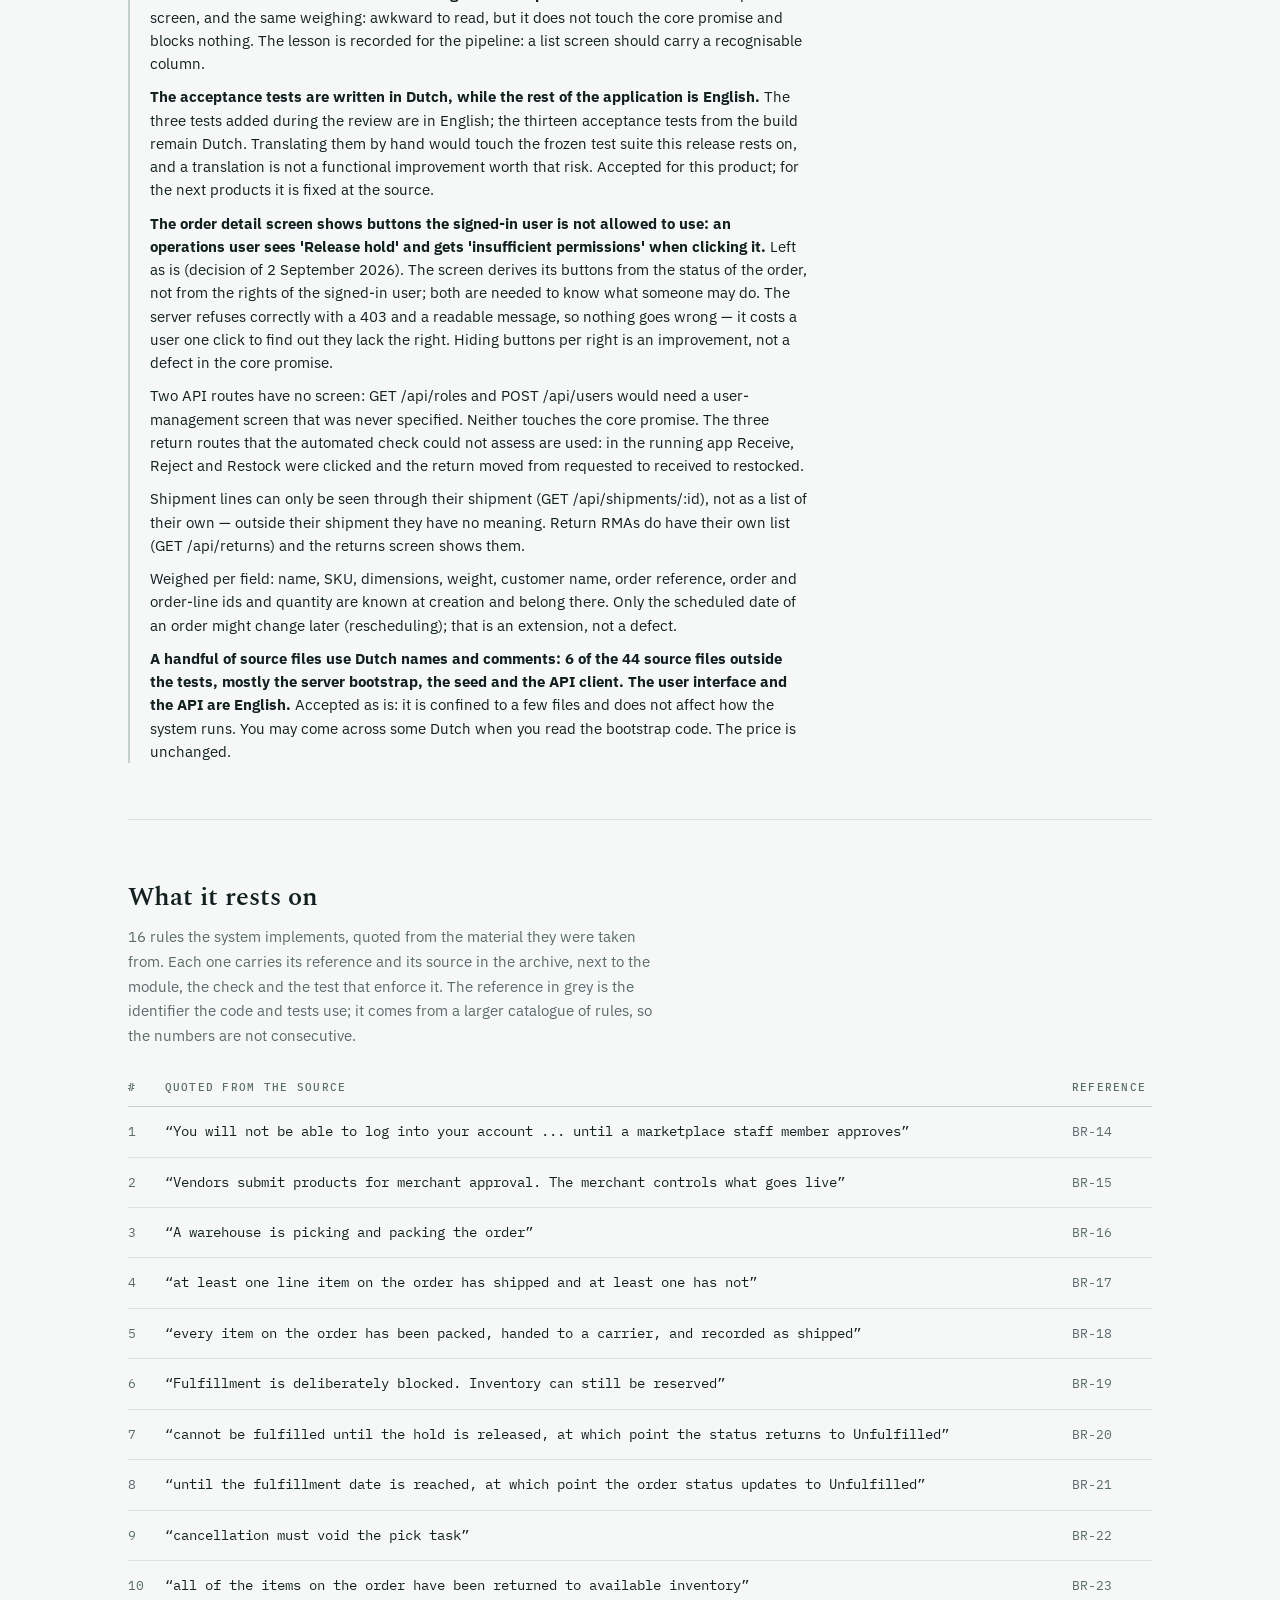
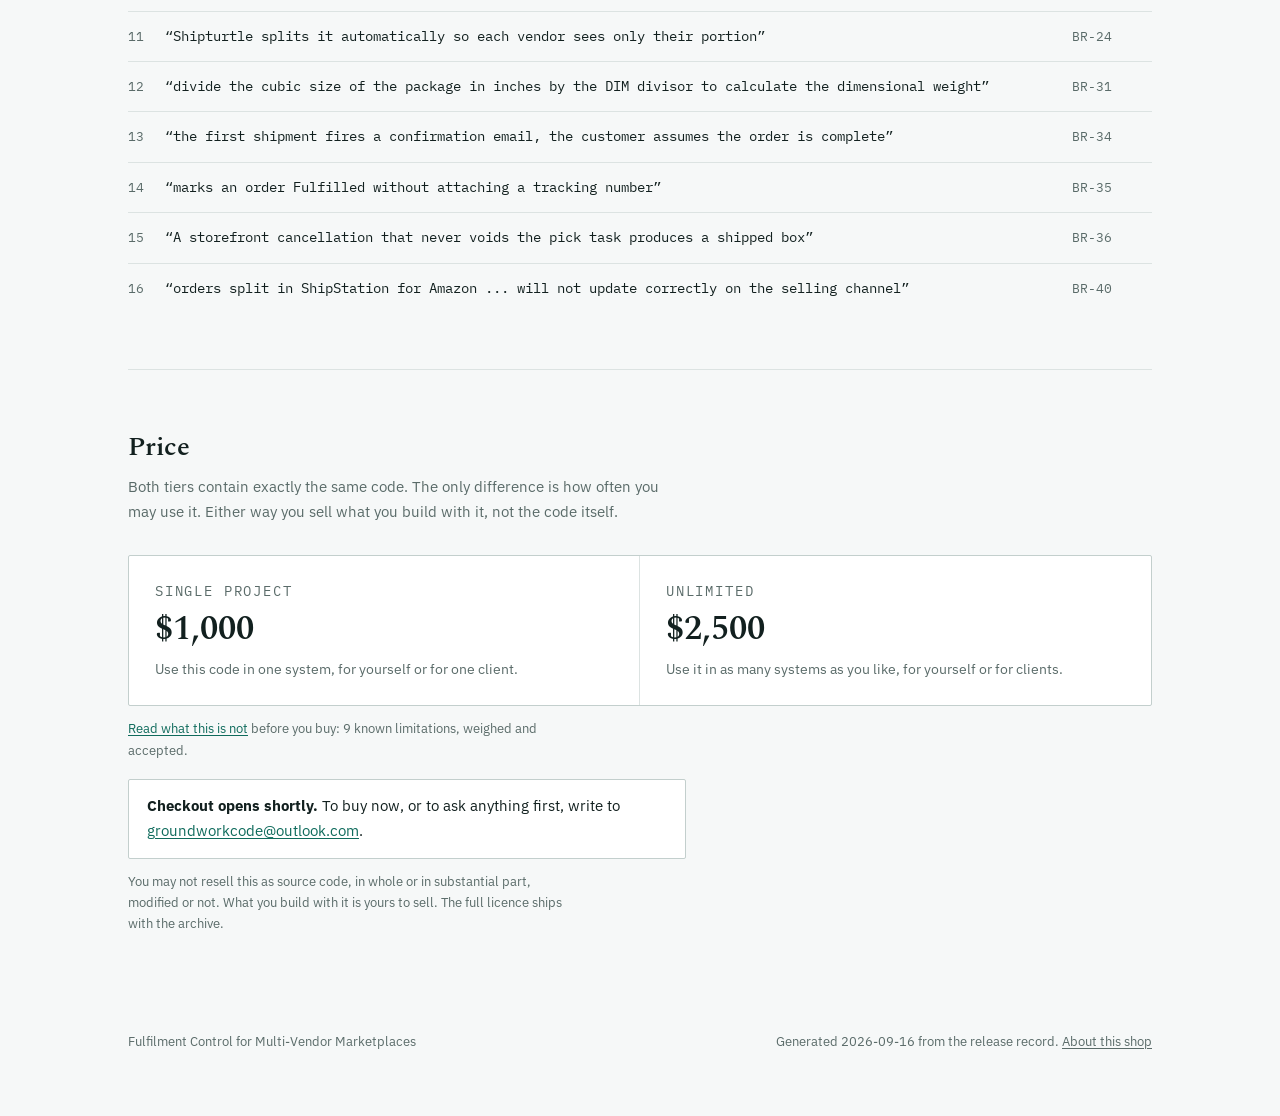
<file: logistics-fulfillment-marketplace/index.html>
<!doctype html>
<html lang="en">
<head>
<meta charset="utf-8">
<meta name="viewport" content="width=device-width,initial-scale=1">
<title>Fulfilment Control for Multi-Vendor Marketplaces</title>
<meta name="description" content="Order-fulfilment source code for marketplaces where one customer order splits across multiple vendors.">
<link rel="preconnect" href="https://fonts.googleapis.com">
<link rel="preconnect" href="https://fonts.gstatic.com" crossorigin>
<link rel="stylesheet" href="https://fonts.googleapis.com/css2?family=IBM+Plex+Mono:wght@400;500&family=IBM+Plex+Sans:wght@400;500;600&family=Spectral:wght@500;600&display=swap">
<link rel="stylesheet" href="../stijl.css">
</head>
<body>
<div class="bar"><div class="wrap">
  <a href="../">Groundwork Code</a>
  <nav><a href="https://groundwork-fulfilment-demo.onrender.com/" rel="noopener">Live demo</a><a href="../about/">About this shop</a></nav>
</div></div>

<div class="wrap"><header class="masthead">
<p class="eyebrow">Source code</p>
<h1>Fulfilment Control for Multi-Vendor Marketplaces</h1>
<p class="promise">Order-fulfilment source code for marketplaces where one customer order splits across multiple vendors.</p>
<div class="actions"><a class="btn btn-primary" href="https://groundwork-fulfilment-demo.onrender.com/" rel="noopener" target="_blank">Open the live demo</a><a class="btn btn-ghost" href="#rests">What it rests on</a><a class="btn btn-ghost" href="#price">Pricing</a></div>
<p class="note">The demo runs on a free server and sleeps when idle, so the first load takes about a minute. Its data is wiped regularly.</p>
<div class="signin"><p class="eyebrow">Sign in to the demo</p><p>Password for every account: <code>Demo-wachtwoord-1</code></p><ul><li><code>demo</code> <span>Admin (superuser)</span></li><li><code>cs</code> <span>Customer service / Staff</span></li><li><code>merchant</code> <span>Merchant (marketplace owner)</span></li><li><code>ops</code> <span>Operations / warehouse</span></li><li><code>staff</code> <span>Staff</span></li><li><code>globexvendor</code> <span>Vendor</span></li></ul></div>
<dl class="record"><div><dt>Released</dt><dd>2026-09-04</dd></div><div><dt>Rules implemented</dt><dd>16</dd></div><div><dt>Process chains</dt><dd>6</dd></div><div><dt>Known limitations</dt><dd><a href="#limits">9</a></dd></div></dl></header>
<figure class="beeld"><img src="screenshots/product.png" alt="The application, signed in" loading="lazy"><figcaption>The interface is deliberately plain. This is a reference implementation you extend, not a finished product — the work sits in the rules it enforces.</figcaption></figure>
<section><h2>What it does</h2><div class="col">
<p>This is the operational core for a multi-vendor marketplace: the part that takes a single customer order, splits it per vendor, and tracks each portion through its own fulfilment lifecycle. When an order contains items from more than one vendor, the system creates a separate order split for each, so a vendor sees and works only their own lines. It moves orders and splits through documented states — from scheduled and unfulfilled, through in_fulfillment, partial and full fulfilment, hold, cancellation and restock — and records who acted at each transition from the session, not from the request body.</p>
<p>It calculates shipping cost itself: billable weight is the greater of actual and dimensional weight, and DIM weight is derived from package dimensions and a divisor. It is not wired to a carrier — it computes a figure, it does not buy a label or look up tracking. Where most of the value sits is in what it will not let through: a fulfilment cannot be marked without a shipment record carrying a tracking number, and a cancellation before shipment voids the associated pick task instead of leaving a box to go out the door.</p>
</div></section>
<section><h2>The 6 process chains</h2><p class="lede">Each chain is a route a record travels. What matters as much as what it does is what it refuses — those refusals are wired into the state transitions, not offered as guidance.</p>
<article class="flow"><div class="flow-head"><span class="fid">F1</span><h3>Approving vendors before access</h3></div>
<div class="roles"><span class="role">Staff</span></div>
<p>A staff member reviews a vendor registration and approves it. Until that approval, the vendor account exists but cannot log in. On approval, the system records the approving staff member&#x27;s name from the session, and once live the vendor manages only their own order lines after a split.</p>
<div class="refuses"><p class="eyebrow">It refuses</p><ul><li>Login fails while a vendor is still registered; it succeeds only after a staff member approves.</li><li>approved_by_name is set to the logged-in staff member even when the request body sends a different name.</li><li>A vendor attempting product approval receives 403; a merchant receives 200.</li></ul></div>
</article>
<article class="flow"><div class="flow-head"><span class="fid">F2</span><h3>Approving products for the storefront</h3></div>
<div class="roles"><span class="role">Merchant</span></div>
<p>A vendor submits a product, and it stays out of the storefront until the merchant approves it. The merchant controls what goes live. On approval the approving identity is taken from the session. The same flow covers the shipping-cost calculation the product data feeds into.</p>
<div class="refuses"><p class="eyebrow">It refuses</p><ul><li>approved_by_name is the merchant from the session even when the body carries a different name.</li><li>For a 12×12×12 package with divisor 139, DIM rounds to 13: with actual weight 5 the billable weight is 13, with actual weight 20 it is 20.</li></ul></div>
</article>
<article class="flow"><div class="flow-head"><span class="fid">F3</span><h3>Driving the order lifecycle</h3></div>
<div class="roles"><span class="role">Systeem</span><span class="role">Operations / warehouse</span><span class="role">Operations / Staff</span><span class="role">Customer service / Staff</span><span class="role">Systeem / warehouse</span></div>
<p>The system advances an order through its states: it becomes unfulfilled when the fulfillment date is reached, moves to in_fulfillment while a warehouse picks and packs, and reaches partially_fulfilled or fulfilled as line items ship. Staff can place an order on hold and release it back to unfulfilled. Customer service can cancel before shipment, and cancelled orders move to restocked once every item is returned to available inventory.</p>
<div class="refuses"><p class="eyebrow">It refuses</p><ul><li>A hold blocks fulfilment until released; inventory can remain reserved during the hold.</li><li>Cancellation before shipment must void the associated pick task rather than leave a shipment to proceed.</li></ul></div>
</article>
<article class="flow"><div class="flow-head"><span class="fid">F4</span><h3>Splitting orders by vendor</h3></div>
<div class="roles"><span class="role">Systeem</span></div>
<p>When a received order contains products from more than one vendor, the system splits it automatically into one order split per vendor. Each vendor then sees only their portion. An order with items from a single vendor is not split.</p>
<div class="refuses"><p class="eyebrow">It refuses</p><ul><li>An order with items from two vendors produces two order_splits and split_status split; an order with one vendor produces no split.</li></ul></div>
</article>
<article class="flow"><div class="flow-head"><span class="fid">F5</span><h3>Fulfilling each vendor split</h3></div>
<div class="roles"><span class="role">Operations / warehouse</span><span class="role">Customer service / Staff</span></div>
<p>Each vendor split runs its own fulfilment lifecycle. The warehouse moves a split into in_fulfillment, then to partially_fulfilled as some lines ship and fulfilled once all lines of that split ship with a valid tracking number. If the order is cancelled before shipment, the corresponding split pick task is voided.</p>
<div class="refuses"><p class="eyebrow">It refuses</p><ul><li>Shipping part of a vendor split sets it to partially_fulfilled; shipping the rest sets it to fulfilled.</li><li>A split reaches fulfilled only when its lines ship with a valid tracking number — a fulfilment without a shipment record is not accepted.</li></ul></div>
</article>
<article class="flow"><div class="flow-head"><span class="fid">F6</span><h3>Processing returns and restock</h3></div>
<div class="roles"><span class="role">Operations / warehouse</span><span class="role">Staff</span></div>
<p>Operations record a requested return as received once the physical goods arrive, then move it to restocked when the returned quantities are put back into available inventory. Staff can reject a requested return. Restock and rejection are gated on permissions, and the acting identity is recorded from the session.</p>
<div class="refuses"><p class="eyebrow">It refuses</p><ul><li>A user without can_restock receives 403 when attempting a restock.</li><li>A user without the required permission receives 403 when rejecting an RMA.</li><li>On restock, available_qty increases by the returned quantity, restocked is set, and processed_by_name is the logged-in user.</li></ul></div>
</article>
</section>
<section><h2>Who uses it</h2><p class="lede">Roles as the source material names them, with what each one does in the system.</p><div class="scroll"><table><thead><tr><th>Role</th><th>Does</th></tr></thead><tbody>
<tr><td class="rolename">Admin (superuser)</td><td>Runs the whole marketplace operation, sees every admin module and holds full rights over vendors, orders, shipping and returns.</td></tr>
<tr><td class="rolename">Staff</td><td>Approves vendor registrations, manages products and orders, places orders on hold and releases holds, and cancels orders before shipment.</td></tr>
<tr><td class="rolename">Merchant (marketplace owner)</td><td>Decides through approval which vendor products go live, and oversees the operation.</td></tr>
<tr><td class="rolename">Vendor</td><td>Manages its own products, submits them for approval, and sees and handles its own order lines after an order is split.</td></tr>
<tr><td class="rolename">Vendor staff</td><td>Works inside the vendor&#x27;s store with rights the vendor sets and can adjust.</td></tr>
<tr><td class="rolename">Operations / warehouse</td><td>Carries out fulfilment: picking and packing, marking partial shipments, reporting orders as fulfilled per label with a tracking number, and restocking after a cancellation.</td></tr>
<tr><td class="rolename">Customer service / Staff</td><td>Cancels orders before shipment and makes sure the matching pick task is voided.</td></tr>
</tbody></table></div></section>
<section id="limits"><h2>What this is not</h2><div class="limits">
<p>This system carries no certification, audit or approval of any kind. It calculates shipping cost but is not connected to any carrier: there is no label purchase, no negotiated rate and no tracking lookup — a tracking number is a value you record, not one this system obtains. It handles no payment data, so nothing here falls in PCI-DSS scope, and it stores no addresses, email addresses or phone numbers — a marketplace that adds those takes on data-protection obligations this code does not cover. It is not certified or approved by any marketplace platform, and nothing in it has been audited against a customs or export regime. This is a starting point that implements documented rules, not a compliant system.</p>
<p>The rules here come from 17 business rules drawn from 42 that were examined, all 17 in scope. They are sourced from operational and marketplace documentation, not from a legal or regulatory standard, and the citations are English-language vendor and logistics references. This defines how far the implementation reaches: the state machine, the splitting logic and the shipment and cancellation guards. Anything beyond those rules is outside what this code does.</p>
<p>The database layer uses Node&#x27;s built-in SQLite module, which is still marked experimental and prints a warning on every start. Fine for a reference implementation; you will likely want to swap it before production.</p>
<p class="eyebrow">Known and accepted</p><ul class="accepted">
<li><strong>Some screens (order detail, audit log) can be opened without signing in. They show no data.</strong> Opening a screen without a session yields nothing: all 15 read routes refuse a request without a token, and the app sends you back to the sign-in screen on a 401. What you see is an empty screen, not a data leak. Hiding those screens on the front end is an improvement, not a defect in the core promise; accepted for a prototype.</li>
<li><strong>The shipments screen does not show which product a shipment is for: the table lists id, order, split, tracking number, weight, cost and who did it, but no product name.</strong> A shipment can cover several order lines of one order, so there is no single product to put in the table; the link runs through the order lines. A product column would be empty or misleading for an ordinary shipment. The tracking number is the carrier&#x27;s number — the proof that something actually left the building, which is the core of the promise — and since it is free text you can use it to recognise your own line. Showing the product on the shipment list is an improvement, not a defect in the core promise; accepted for a prototype.</li>
<li><strong>The inventory screen shows only a product id, not a product name or SKU, so you need to know the ids to tell which stock line belongs to which product.</strong> Same kind as the shipments screen, and the same weighing: awkward to read, but it does not touch the core promise and blocks nothing. The lesson is recorded for the pipeline: a list screen should carry a recognisable column.</li>
<li><strong>The acceptance tests are written in Dutch, while the rest of the application is English.</strong> The three tests added during the review are in English; the thirteen acceptance tests from the build remain Dutch. Translating them by hand would touch the frozen test suite this release rests on, and a translation is not a functional improvement worth that risk. Accepted for this product; for the next products it is fixed at the source.</li>
<li><strong>The order detail screen shows buttons the signed-in user is not allowed to use: an operations user sees &#x27;Release hold&#x27; and gets &#x27;insufficient permissions&#x27; when clicking it.</strong> Left as is (decision of 2 September 2026). The screen derives its buttons from the status of the order, not from the rights of the signed-in user; both are needed to know what someone may do. The server refuses correctly with a 403 and a readable message, so nothing goes wrong — it costs a user one click to find out they lack the right. Hiding buttons per right is an improvement, not a defect in the core promise.</li>
<li><strong></strong> Two API routes have no screen: GET /api/roles and POST /api/users would need a user-management screen that was never specified. Neither touches the core promise. The three return routes that the automated check could not assess are used: in the running app Receive, Reject and Restock were clicked and the return moved from requested to received to restocked.</li>
<li><strong></strong> Shipment lines can only be seen through their shipment (GET /api/shipments/:id), not as a list of their own — outside their shipment they have no meaning. Return RMAs do have their own list (GET /api/returns) and the returns screen shows them.</li>
<li><strong></strong> Weighed per field: name, SKU, dimensions, weight, customer name, order reference, order and order-line ids and quantity are known at creation and belong there. Only the scheduled date of an order might change later (rescheduling); that is an extension, not a defect.</li>
<li><strong>A handful of source files use Dutch names and comments: 6 of the 44 source files outside the tests, mostly the server bootstrap, the seed and the API client. The user interface and the API are English.</strong> Accepted as is: it is confined to a few files and does not affect how the system runs. You may come across some Dutch when you read the bootstrap code. The price is unchanged.</li>
</ul>
</div></section>
<section id="rests"><h2>What it rests on</h2><p class="lede">16 rules the system implements, quoted from the material they were taken from. Each one carries its reference and its source in the archive, next to the module, the check and the test that enforce it. The reference in grey is the identifier the code and tests use; it comes from a larger catalogue of rules, so the numbers are not consecutive.</p><div class="scroll"><table><thead><tr><th>#</th><th>Quoted from the source</th><th>Reference</th></tr></thead><tbody>
<tr><td class="rid">1</td><td class="quote">“You will not be able to log into your account ... until a marketplace staff member approves”</td><td class="rid">BR-14</td></tr>
<tr><td class="rid">2</td><td class="quote">“Vendors submit products for merchant approval. The merchant controls what goes live”</td><td class="rid">BR-15</td></tr>
<tr><td class="rid">3</td><td class="quote">“A warehouse is picking and packing the order”</td><td class="rid">BR-16</td></tr>
<tr><td class="rid">4</td><td class="quote">“at least one line item on the order has shipped and at least one has not”</td><td class="rid">BR-17</td></tr>
<tr><td class="rid">5</td><td class="quote">“every item on the order has been packed, handed to a carrier, and recorded as shipped”</td><td class="rid">BR-18</td></tr>
<tr><td class="rid">6</td><td class="quote">“Fulfillment is deliberately blocked. Inventory can still be reserved”</td><td class="rid">BR-19</td></tr>
<tr><td class="rid">7</td><td class="quote">“cannot be fulfilled until the hold is released, at which point the status returns to Unfulfilled”</td><td class="rid">BR-20</td></tr>
<tr><td class="rid">8</td><td class="quote">“until the fulfillment date is reached, at which point the order status updates to Unfulfilled”</td><td class="rid">BR-21</td></tr>
<tr><td class="rid">9</td><td class="quote">“cancellation must void the pick task”</td><td class="rid">BR-22</td></tr>
<tr><td class="rid">10</td><td class="quote">“all of the items on the order have been returned to available inventory”</td><td class="rid">BR-23</td></tr>
<tr><td class="rid">11</td><td class="quote">“Shipturtle splits it automatically so each vendor sees only their portion”</td><td class="rid">BR-24</td></tr>
<tr><td class="rid">12</td><td class="quote">“divide the cubic size of the package in inches by the DIM divisor to calculate the dimensional weight”</td><td class="rid">BR-31</td></tr>
<tr><td class="rid">13</td><td class="quote">“the first shipment fires a confirmation email, the customer assumes the order is complete”</td><td class="rid">BR-34</td></tr>
<tr><td class="rid">14</td><td class="quote">“marks an order Fulfilled without attaching a tracking number”</td><td class="rid">BR-35</td></tr>
<tr><td class="rid">15</td><td class="quote">“A storefront cancellation that never voids the pick task produces a shipped box”</td><td class="rid">BR-36</td></tr>
<tr><td class="rid">16</td><td class="quote">“orders split in ShipStation for Amazon ... will not update correctly on the selling channel”</td><td class="rid">BR-40</td></tr>
</tbody></table></div>
</section>
<section id="price"><h2>Price</h2><p class="lede">Both tiers contain exactly the same code. The only difference is how often you may use it. Either way you sell what you build with it, not the code itself.</p><div class="tiers">
<div class="tier"><p class="eyebrow">Single project</p><div class="amount">$1,000</div><p>Use this code in one system, for yourself or for one client.</p></div>
<div class="tier"><p class="eyebrow">Unlimited</p><div class="amount">$2,500</div><p>Use it in as many systems as you like, for yourself or for clients.</p></div>
</div>
<p class="note"><a href="#limits">Read what this is not</a> before you buy: 9 known limitations, weighed and accepted.</p>
<p class="shortly"><strong>Checkout opens shortly.</strong> To buy now, or to ask anything first, write to <a href="mailto:groundworkcode@outlook.com">groundworkcode@outlook.com</a>.</p>
<p class="note">You may not resell this as source code, in whole or in substantial part, modified or not. What you build with it is yours to sell. The full licence ships with the archive.</p></section>
</div>
<footer><div class="wrap">
  <span>Fulfilment Control for Multi-Vendor Marketplaces</span>
  <span>Generated 2026-09-16 from the release record. <a href="../about/">About this shop</a></span>
</div></footer>
</body>
</html>
</file>
<file: stijl.css>
:root{
  --paper:#F6F8F8; --card:#FFFFFF; --ink:#12201F; --muted:#5A6B69;
  --hair:#DCE3E2; --hair-strong:#C3CFCD; --accent:#0F6B5C;
  --shadow:0 1px 2px rgba(18,32,31,.05);
  --serif:"Spectral",Georgia,"Times New Roman",serif;
  --sans:"IBM Plex Sans","Segoe UI",Helvetica,Arial,sans-serif;
  --mono:"IBM Plex Mono","SFMono-Regular",Consolas,monospace;
  --col:68ch; --wide:1080px;
}
@media (prefers-color-scheme:dark){
  :root:not([data-theme="light"]){
    --paper:#0E1615; --card:#141F1E; --ink:#E6EDEB; --muted:#93A5A2;
    --hair:#25332F; --hair-strong:#35473F; --accent:#5DCDB2;
    --shadow:0 1px 2px rgba(0,0,0,.4);
  }
}
:root[data-theme="dark"]{
  --paper:#0E1615; --card:#141F1E; --ink:#E6EDEB; --muted:#93A5A2;
  --hair:#25332F; --hair-strong:#35473F; --accent:#5DCDB2;
  --shadow:0 1px 2px rgba(0,0,0,.4);
}
*{box-sizing:border-box}
html{-webkit-text-size-adjust:100%}
body{margin:0;background:var(--paper);color:var(--ink);font-family:var(--sans);
  font-size:16px;line-height:1.65;-webkit-font-smoothing:antialiased}
.wrap{max-width:var(--wide);margin:0 auto;padding:0 28px}
.col{max-width:var(--col)}
h1,h2,h3{font-family:var(--serif);font-weight:600;text-wrap:balance;margin:0}
a{color:var(--accent);text-decoration-thickness:1px;text-underline-offset:2px}
:focus-visible{outline:2px solid var(--accent);outline-offset:2px}
.eyebrow{font-family:var(--mono);font-size:11px;letter-spacing:.13em;
  text-transform:uppercase;color:var(--muted);margin:0}

/* ---- sitebalk ---- */
.bar{border-bottom:1px solid var(--hair)}
.bar .wrap{display:flex;justify-content:space-between;align-items:center;
  gap:16px;padding-top:16px;padding-bottom:16px}
.bar a{font-family:var(--mono);font-size:12px;letter-spacing:.1em;
  text-transform:uppercase;text-decoration:none;color:var(--ink)}
.bar a:hover{color:var(--accent)}
.bar nav{display:flex;gap:22px}
footer a{color:inherit}

/* ---- kop van een beheerst document ---- */
.masthead{border-bottom:1px solid var(--hair);padding:44px 0 0}
.masthead.plain{padding-bottom:40px}
h1{font-size:clamp(30px,4.6vw,46px);line-height:1.12;margin:18px 0 0;max-width:22ch}
.promise{font-size:clamp(18px,2.2vw,21px);line-height:1.45;margin:20px 0 0;
  max-width:52ch;font-family:var(--serif);font-weight:500}
.actions{display:flex;flex-wrap:wrap;gap:12px;align-items:center;margin:30px 0 0}
.btn{display:inline-flex;align-items:center;gap:9px;font-weight:500;font-size:15px;
  padding:11px 20px;border-radius:2px;text-decoration:none;border:1px solid transparent}
.btn-primary{background:var(--accent);color:var(--paper);border-color:var(--accent)}
.btn-primary:hover{filter:brightness(1.08)}
.btn-ghost{color:var(--ink);border-color:var(--hair-strong)}
.btn-ghost:hover{border-color:var(--accent);color:var(--accent)}
.note{font-size:13px;color:var(--muted);margin:12px 0 0;max-width:56ch}
/* ---- inloggen op de demo ---- */
.signin{margin:26px 0 0;padding:18px 20px;border:1px solid var(--hair-strong);
  border-radius:2px;background:var(--card);max-width:62ch}
.signin p{margin:8px 0 0;font-size:14px}
.signin ul{margin:12px 0 0;padding:0;list-style:none;display:flex;flex-wrap:wrap;
  gap:8px 22px}
.signin li{font-size:14px}
.signin li span{color:var(--muted)}
.signin code,.note code{font-family:var(--mono);font-size:13px;background:var(--paper);
  border:1px solid var(--hair);border-radius:2px;padding:1px 6px}
.record{display:grid;grid-template-columns:repeat(auto-fit,minmax(150px,1fr));
  margin:38px 0 0;border-top:1px solid var(--hair)}
.record div{padding:16px 18px 18px 20px;border-right:1px solid var(--hair)}
.record div:first-child{padding-left:0}
.record div:last-child{border-right:0}
.record dt{font-family:var(--mono);font-size:10.5px;letter-spacing:.12em;
  text-transform:uppercase;color:var(--muted);margin:0 0 6px}
.record dd{margin:0;font-size:15px;font-variant-numeric:tabular-nums}

section{padding:56px 0;border-bottom:1px solid var(--hair)}
section:last-of-type{border-bottom:0}
h2{font-size:clamp(21px,2.6vw,26px);margin:0 0 6px}
.lede{color:var(--muted);font-size:15px;margin:0 0 30px;max-width:60ch}
p{margin:0 0 18px}
.col p:last-child,.limits p:last-child{margin-bottom:0}

/* ---- flows ---- */
.flow{padding:30px 0;border-top:1px solid var(--hair)}
.flow:first-of-type{border-top:0;padding-top:6px}
.flow-head{display:flex;gap:14px;align-items:baseline;flex-wrap:wrap}
.fid{font-family:var(--mono);font-size:12px;font-weight:500;color:var(--accent);
  border:1px solid var(--accent);border-radius:2px;padding:1px 7px;flex:none}
.flow h3{font-size:20px;line-height:1.3}
.roles{display:flex;flex-wrap:wrap;gap:6px;margin:14px 0 0}
.role{font-size:12px;color:var(--muted);border:1px solid var(--hair-strong);
  border-radius:100px;padding:2px 10px}
.flow p{margin:16px 0 0;max-width:var(--col)}
.refuses{margin:22px 0 0;padding:0 0 0 20px;border-left:2px solid var(--accent);
  max-width:var(--col)}
.refuses .eyebrow{color:var(--accent)}
.refuses ul{margin:10px 0 0;padding:0;list-style:none;display:grid;gap:9px}
.refuses li{font-size:15px;line-height:1.5;position:relative;padding-left:16px}
.refuses li::before{content:"—";position:absolute;left:0;color:var(--accent)}
/* ---- het ene beeld ---- */
.beeld{margin:0;padding:40px 0 0}
.beeld img{display:block;width:100%;height:auto;border:1px solid var(--hair-strong);
  border-radius:2px}
.beeld figcaption{font-size:13.5px;color:var(--muted);margin:12px 0 0;
  max-width:62ch}

/* ---- tabellen ---- */
.scroll{overflow-x:auto}
table{width:100%;border-collapse:collapse;font-size:14.5px}
th{text-align:left;font-family:var(--mono);font-size:10.5px;letter-spacing:.12em;
  text-transform:uppercase;color:var(--muted);font-weight:500;
  padding:0 18px 10px 0;border-bottom:1px solid var(--hair-strong);white-space:nowrap}
td{padding:14px 18px 14px 0;border-bottom:1px solid var(--hair);vertical-align:top}
tr:last-child td{border-bottom:0}
td:last-child,th:last-child{padding-right:0}
.rid{font-family:var(--mono);font-size:13px;color:var(--muted);white-space:nowrap}
.quote{font-family:var(--mono);font-size:13.5px;line-height:1.55}
.para{color:var(--muted);font-style:italic}
.rolename{font-weight:500}
.limits{max-width:var(--col)}
.limits p{font-size:15.5px}
.limits .eyebrow{margin-top:26px}
.accepted{margin:10px 0 0;padding:0 0 0 20px;border-left:2px solid var(--hair-strong)}
.accepted li{list-style:none;font-size:15px;line-height:1.55;margin:0 0 10px}
.accepted li:last-child{margin-bottom:0}
pre{font-family:var(--mono);font-size:13.5px;line-height:1.8;background:var(--card);
  border:1px solid var(--hair);border-radius:2px;padding:18px 20px;overflow-x:auto;
  margin:0;box-shadow:var(--shadow)}

/* ---- prijs ---- */
.tiers{display:grid;grid-template-columns:repeat(auto-fit,minmax(240px,1fr));
  border:1px solid var(--hair-strong);border-radius:2px;overflow:hidden;
  background:var(--card)}
.tier{padding:24px 26px;border-right:1px solid var(--hair)}
.tier:last-child{border-right:0}
.amount{font-family:var(--serif);font-size:34px;font-weight:600;
  font-variant-numeric:tabular-nums;line-height:1.1;margin:8px 0 10px}
.tier p{font-size:14px;color:var(--muted);margin:0}
.tier .btn{margin-top:18px}
.shortly{margin:18px 0 0;padding:14px 18px;border:1px solid var(--hair-strong);
  border-radius:2px;background:var(--card);font-size:15px;max-width:62ch}

/* ---- catalogus ---- */
.intro{padding:56px 0 44px;border-bottom:1px solid var(--hair)}
.intro h1{max-width:18ch}
.intro p{max-width:60ch;font-size:17px;margin:20px 0 0}
.cards{display:grid;gap:0;border-top:1px solid var(--hair);margin:0;padding:0;
  list-style:none}
.cards li{border-bottom:1px solid var(--hair)}
.cards a.card{display:grid;grid-template-columns:1fr auto;gap:18px 32px;
  align-items:start;padding:30px 0;text-decoration:none;color:inherit}
.cards a.card:hover h2{color:var(--accent)}
.card h2{font-size:23px;margin:0 0 10px;max-width:24ch}
.card .promise{font-family:var(--sans);font-weight:400;font-size:16px;
  color:var(--muted);margin:0;max-width:62ch}
.card .meta{display:flex;gap:8px;flex-wrap:wrap;margin:14px 0 0}
.tag{font-family:var(--mono);font-size:11px;letter-spacing:.08em;
  text-transform:uppercase;color:var(--muted);border:1px solid var(--hair-strong);
  border-radius:2px;padding:2px 8px}
.tag.live{color:var(--accent);border-color:var(--accent)}
.card .price{font-family:var(--serif);font-size:26px;font-weight:600;
  font-variant-numeric:tabular-nums;white-space:nowrap;text-align:right}
.card .price small{display:block;font-family:var(--mono);font-size:10.5px;
  letter-spacing:.12em;text-transform:uppercase;color:var(--muted);
  font-weight:400;margin:4px 0 0}
.empty{padding:40px 0;color:var(--muted)}

footer{padding:40px 0 64px;color:var(--muted);font-size:13px}
footer .wrap{display:flex;justify-content:space-between;gap:20px;flex-wrap:wrap}
@media (max-width:640px){
  .record div{border-right:0;border-bottom:1px solid var(--hair)}
  section{padding:40px 0}
  .cards a.card{grid-template-columns:1fr}
  .card .price{text-align:left}
}
@media (prefers-reduced-motion:reduce){*{transition:none!important;animation:none!important}}
</file>
